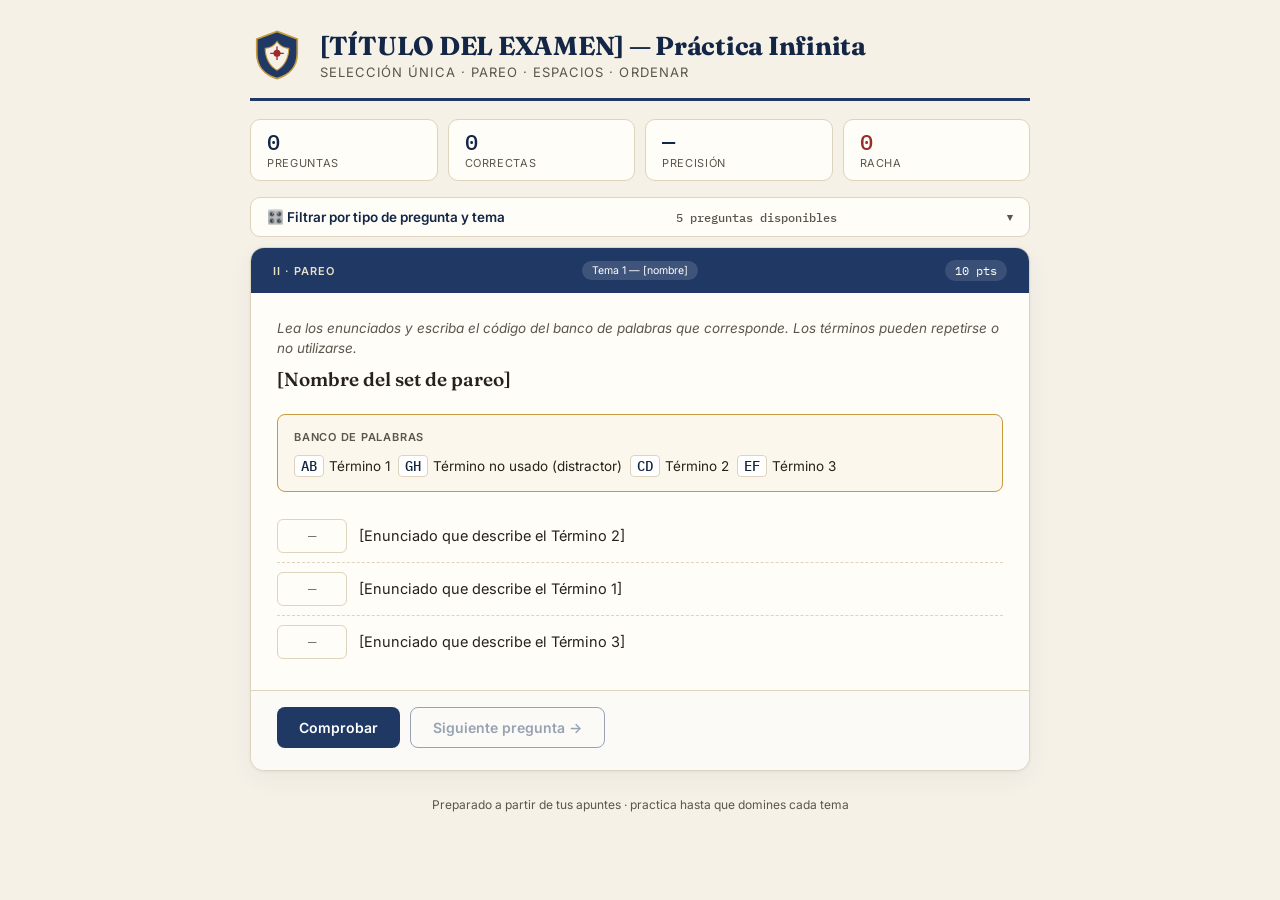
<file: exam-prep-kit/assets/exam_template.html>
<!DOCTYPE html>
<html lang="es">
<head>
<meta charset="UTF-8">
<meta name="viewport" content="width=device-width, initial-scale=1.0">
<title>[TÍTULO DEL EXAMEN] — Práctica Infinita</title>
<!--
  PLANTILLA — assets/exam_template.html (exam-prep-kit skill)

  Cómo usar esta plantilla:
  1. Copia este archivo, cambia el <title> y el texto del <h1>/.sub en <body>.
  2. Reemplaza TOPICS con los temas reales de la materia (uno por sección
     principal de la guía de estudio suele ser lo correcto).
  3. Reemplaza SELECCION, PAREO_SETS, FILLBLANK y ORDER_EXERCISES con
     contenido real basado en los apuntes del estudiante. Cada ítem debe
     tener un array `topics` cuyos ids existan en TOPICS.
  4. Si subieron un examen de muestra del profesor, ajusta la redacción de
     las instrucciones (`<span class="instr">`) para que coincida con su
     estilo exacto. Ver references/exam_format_patterns.md.
  5. No toques el motor (CSS + funciones renderX/checkX/engine al final)
     salvo que necesites un tipo de pregunta nuevo — en ese caso sigue el
     mismo patrón (bloque de datos + render + check + CSS) que los cuatro
     existentes.
  6. Valida con scripts/validate_question_bank.js antes de entregar.
-->
<link rel="preconnect" href="https://fonts.googleapis.com">
<link href="https://fonts.googleapis.com/css2?family=Fraunces:opsz,wght@9..144,500;9..144,600;9..144,700&family=Inter:wght@400;500;600;700&family=IBM+Plex+Mono:wght@500&display=swap" rel="stylesheet">
<style>
  :root{
    --cream:#F6F1E7;
    --paper:#FFFDF8;
    --navy:#1F3864;
    --navy-deep:#132646;
    --crimson:#9C2B2B;
    --crimson-soft:#F4DCDC;
    --gold:#C79A3E;
    --ink:#26221B;
    --ink-soft:#5B564C;
    --line:#DDD3BE;
    --good:#2E7D4F;
    --good-soft:#DCEFE2;
    --bad:#B23A3A;
    --bad-soft:#F7DEDE;
    --radius:10px;
  }
  /* NOTE: the --navy/--crimson/--gold palette below is just a starting
     point (worked well for a Panama secondary-school biology context).
     Feel free to pick different CSS variable values to match the subject
     or the school's colors — everything below references these variables,
     so a palette swap is a one-block edit. */
  *{box-sizing:border-box;}
  body{
    margin:0;
    background:var(--cream);
    color:var(--ink);
    font-family:'Inter',sans-serif;
    -webkit-font-smoothing:antialiased;
  }
  .wrap{ max-width:820px; margin:0 auto; padding:28px 20px 80px; }

  .masthead{
    display:flex; align-items:center; gap:16px;
    border-bottom:3px solid var(--navy);
    padding-bottom:16px; margin-bottom:18px;
  }
  .seal{ width:54px;height:54px;flex:0 0 auto; }
  .masthead h1{
    font-family:'Fraunces',serif; font-weight:700; font-size:26px;
    color:var(--navy-deep); margin:0 0 2px 0; letter-spacing:-0.01em;
  }
  .masthead .sub{
    font-size:13px; color:var(--ink-soft); text-transform:uppercase; letter-spacing:.08em;
  }

  .board{ display:flex; gap:10px; margin-bottom:16px; flex-wrap:wrap; }
  .stat{
    background:var(--paper); border:1px solid var(--line); border-radius:var(--radius);
    padding:10px 16px; flex:1; min-width:110px;
  }
  .stat .n{ font-family:'IBM Plex Mono',monospace; font-size:22px; font-weight:500; color:var(--navy-deep); line-height:1.1; }
  .stat .l{ font-size:11px; color:var(--ink-soft); text-transform:uppercase; letter-spacing:.06em; margin-top:2px; }
  .stat.streak .n{ color:var(--crimson); }

  .filter-toggle{
    display:flex; align-items:center; justify-content:space-between;
    background:var(--paper); border:1px solid var(--line); border-radius:var(--radius);
    padding:11px 16px; margin-bottom:10px; cursor:pointer; font-size:13.5px; font-weight:600; color:var(--navy-deep);
  }
  .filter-toggle .count{ font-family:'IBM Plex Mono',monospace; font-weight:500; font-size:12px; color:var(--ink-soft); }
  .filter-toggle .arrow{ transition:transform .2s; font-size:11px; color:var(--ink-soft); }
  .filter-toggle.open .arrow{ transform:rotate(180deg); }
  .filter-panel{
    display:none; background:var(--paper); border:1px solid var(--line); border-radius:var(--radius);
    padding:16px 18px 6px; margin-bottom:16px;
  }
  .filter-panel.open{ display:block; }
  .filter-group-title{ font-size:11px; text-transform:uppercase; letter-spacing:.07em; font-weight:700; color:var(--ink-soft); margin-bottom:8px; }
  .chip-row{ display:flex; flex-wrap:wrap; gap:7px; margin-bottom:16px; }
  .chip{
    font-size:12.5px; font-weight:600; padding:6px 13px; border-radius:20px;
    border:1.5px solid var(--line); background:var(--paper); color:var(--ink-soft);
    cursor:pointer; user-select:none; transition:all .12s;
  }
  .chip:hover{ border-color:var(--navy); }
  .chip.active{ background:var(--navy); border-color:var(--navy); color:#fff; }
  .chip.active.topic{ background:var(--crimson); border-color:var(--crimson); }
  .filter-actions{ display:flex; gap:8px; padding-bottom:14px; }
  .filter-actions button{ font-size:12px; padding:6px 14px; }
  .filter-empty-msg{ font-size:12.5px; color:var(--bad); font-style:italic; margin-bottom:8px; display:none; }
  .filter-empty-msg.show{ display:block; }

  .card{
    background:var(--paper); border:1px solid var(--line); border-radius:14px;
    box-shadow:0 1px 3px rgba(31,56,100,0.06), 0 8px 24px rgba(31,56,100,0.05); overflow:hidden;
  }
  .card-head{
    background:var(--navy); color:#fff; padding:12px 22px;
    display:flex; align-items:center; justify-content:space-between; gap:10px; flex-wrap:wrap;
  }
  .card-head .tag{ font-size:11px; text-transform:uppercase; letter-spacing:.09em; font-weight:600; color:#EADFC6; }
  .card-head .topic-badge{ font-size:10.5px; background:rgba(255,255,255,0.14); padding:3px 10px; border-radius:20px; color:#fff; }
  .card-head .pts{ font-family:'IBM Plex Mono',monospace; font-size:12px; background:rgba(255,255,255,0.12); padding:3px 10px; border-radius:20px; }
  .card-body{ padding:26px 26px 22px; }
  .prompt{ font-family:'Fraunces',serif; font-size:19px; font-weight:600; color:var(--ink); line-height:1.45; margin-bottom:20px; }
  .prompt .instr{ display:block; font-family:'Inter',sans-serif; font-weight:400; font-style:italic; font-size:13.5px; color:var(--ink-soft); margin-bottom:8px; }

  .opt{
    display:flex; align-items:flex-start; gap:12px; border:1.5px solid var(--line); border-radius:8px;
    padding:12px 14px; margin-bottom:10px; cursor:pointer; transition:border-color .15s, background .15s; background:var(--paper);
  }
  .opt:hover{border-color:var(--navy);}
  .opt .letter{
    font-family:'IBM Plex Mono',monospace; font-weight:500; font-size:14px; width:22px;height:22px; border-radius:50%;
    border:1.5px solid var(--navy); color:var(--navy); display:flex;align-items:center;justify-content:center; flex:0 0 auto;
  }
  .opt.selected{border-color:var(--navy); background:#EEF2FA;}
  .opt.selected .letter{background:var(--navy); color:#fff;}
  .opt.correct{border-color:var(--good); background:var(--good-soft);}
  .opt.correct .letter{background:var(--good); border-color:var(--good); color:#fff;}
  .opt.incorrect{border-color:var(--bad); background:var(--bad-soft);}
  .opt.incorrect .letter{background:var(--bad); border-color:var(--bad); color:#fff;}
  .opt-text{font-size:15px; padding-top:1px;}

  .bank{
    background:#FBF7EC; border:1px solid var(--gold); border-radius:8px; padding:12px 16px;
    margin-bottom:18px; font-size:13.5px; line-height:1.9;
  }
  .bank .bank-title{ font-size:11px; text-transform:uppercase; letter-spacing:.07em; color:var(--ink-soft); margin-bottom:6px; font-weight:600; }
  .bank code{
    font-family:'IBM Plex Mono',monospace; font-weight:500; background:#fff; border:1px solid var(--line);
    border-radius:4px; padding:1px 6px; margin-right:5px; color:var(--navy-deep);
  }
  .pareo-row{ display:flex; align-items:center; gap:12px; padding:9px 0; border-bottom:1px dashed var(--line); }
  .pareo-row:last-child{border-bottom:none;}
  .pareo-input{
    width:70px; flex:0 0 auto; text-align:center; text-transform:uppercase; font-family:'IBM Plex Mono',monospace;
    font-size:14px; padding:7px 4px; border:1.5px solid var(--line); border-radius:6px; background:var(--paper);
  }
  .pareo-input:focus{outline:none; border-color:var(--navy);}
  .pareo-input.correct{border-color:var(--good); background:var(--good-soft); color:var(--good);}
  .pareo-input.incorrect{border-color:var(--bad); background:var(--bad-soft); color:var(--bad);}
  .pareo-desc{font-size:14.5px; line-height:1.4;}
  .pareo-answer-hint{font-size:12px; color:var(--good); margin-left:4px; font-family:'IBM Plex Mono',monospace;}

  .fill-sentence{ font-size:16.5px; line-height:2.1; }
  .fill-input{
    display:inline-block; min-width:150px; border:none; border-bottom:2px solid var(--navy); background:transparent;
    font-family:'Inter',sans-serif; font-size:16px; font-weight:600; color:var(--navy-deep); padding:2px 4px; text-align:center;
  }
  .fill-input:focus{outline:none; border-color:var(--crimson);}
  .fill-input.correct{border-color:var(--good); color:var(--good); background:var(--good-soft);}
  .fill-input.incorrect{border-color:var(--bad); color:var(--bad); background:var(--bad-soft);}

  .order-item{
    display:flex; align-items:center; gap:12px; border:1.5px solid var(--line); border-radius:8px;
    padding:10px 14px; margin-bottom:8px; background:var(--paper);
  }
  .order-num{
    width:48px; flex:0 0 auto; text-align:center; font-family:'IBM Plex Mono',monospace; font-size:14px;
    padding:6px 2px; border:1.5px solid var(--line); border-radius:6px;
  }
  .order-num:focus{outline:none; border-color:var(--navy);}
  .order-num.correct{border-color:var(--good); background:var(--good-soft); color:var(--good);}
  .order-num.incorrect{border-color:var(--bad); background:var(--bad-soft); color:var(--bad);}
  .order-text{font-size:14.5px;}

  .feedback{ margin-top:18px; padding:14px 16px; border-radius:8px; font-size:14px; line-height:1.55; display:none; }
  .feedback.show{display:block;}
  .feedback.ok{background:var(--good-soft); border:1px solid var(--good); color:#1E5C39;}
  .feedback.bad{background:var(--bad-soft); border:1px solid var(--bad); color:#7E2727;}
  .feedback b{color:inherit;}

  .controls{ display:flex; gap:10px; padding:16px 26px 22px; background:#FBFAF6; border-top:1px solid var(--line); }
  button{
    font-family:'Inter',sans-serif; font-weight:600; font-size:14px; padding:11px 22px; border-radius:8px;
    border:none; cursor:pointer; transition:transform .08s, opacity .15s;
  }
  button:active{transform:scale(0.97);}
  .btn-primary{ background:var(--navy); color:#fff; }
  .btn-primary:hover{background:var(--navy-deep);}
  .btn-secondary{ background:transparent; color:var(--navy); border:1.5px solid var(--navy); }
  .btn-secondary:hover{background:#EEF2FA;}
  button:disabled{opacity:0.45; cursor:not-allowed;}

  .empty-state{ padding:40px 26px; text-align:center; color:var(--ink-soft); font-size:14.5px; }
  footer{ text-align:center; font-size:12px; color:var(--ink-soft); margin-top:26px; }

  @media (max-width:480px){
    .masthead h1{font-size:21px;}
    .card-body{padding:20px 18px 18px;}
    .controls{padding:14px 18px 18px; flex-wrap:wrap;}
    button{flex:1;}
  }
</style>
</head>
<body>
<div class="wrap">

  <div class="masthead">
    <svg class="seal" viewBox="0 0 64 64" fill="none" xmlns="http://www.w3.org/2000/svg">
      <path d="M32 4 L56 13 V30 C56 46 46 56 32 60 C18 56 8 46 8 30 V13 Z" fill="#1F3864" stroke="#C79A3E" stroke-width="2"/>
      <path d="M32 16 C36 22 42 24 46 24 C46 36 40 46 32 50 C24 46 18 36 18 24 C22 24 28 22 32 16Z" fill="#F6F1E7" stroke="#C79A3E" stroke-width="1.3"/>
      <circle cx="32" cy="30" r="4.2" fill="#9C2B2B"/>
      <path d="M32 22 V38 M24 30 H40" stroke="#9C2B2B" stroke-width="1.6"/>
    </svg>
    <div>
      <h1>[TÍTULO DEL EXAMEN] — Práctica Infinita</h1>
      <div class="sub">Selección única · Pareo · Espacios · Ordenar</div>
    </div>
  </div>

  <div class="board">
    <div class="stat"><div class="n" id="statTotal">0</div><div class="l">Preguntas</div></div>
    <div class="stat"><div class="n" id="statCorrect">0</div><div class="l">Correctas</div></div>
    <div class="stat"><div class="n" id="statPct">—</div><div class="l">Precisión</div></div>
    <div class="stat streak"><div class="n" id="statStreak">0</div><div class="l">Racha</div></div>
  </div>

  <div class="filter-toggle" id="filterToggle">
    <span>🎛️ Filtrar por tipo de pregunta y tema</span>
    <span class="count" id="filterCount"></span>
    <span class="arrow">▾</span>
  </div>
  <div class="filter-panel" id="filterPanel">
    <div class="filter-group-title">Tipo de pregunta</div>
    <div class="chip-row" id="typeChips"></div>
    <div class="filter-group-title">Tema</div>
    <div class="chip-row" id="topicChips"></div>
    <div class="filter-empty-msg" id="filterEmptyMsg">No hay preguntas disponibles con esta combinación de filtros. Prueba activando más opciones.</div>
    <div class="filter-actions">
      <button class="btn-secondary" id="btnSelectAll">Seleccionar todo</button>
      <button class="btn-secondary" id="btnClearAll">Limpiar</button>
    </div>
  </div>

  <div class="card">
    <div class="card-head">
      <span class="tag" id="cardTag">Cargando…</span>
      <span class="topic-badge" id="cardTopic"></span>
      <span class="pts" id="cardPts"></span>
    </div>
    <div class="card-body" id="cardBody"></div>
    <div class="controls" id="controls">
      <button class="btn-primary" id="btnCheck">Comprobar</button>
      <button class="btn-secondary" id="btnNext" disabled>Siguiente pregunta →</button>
    </div>
  </div>

  <footer>Preparado a partir de tus apuntes · practica hasta que domines cada tema</footer>
</div>

<script>
/* =============================================================
   BANCO DE DATOS — reemplaza todo este bloque con el contenido
   real de la materia. Deja intacto el motor más abajo
   (a partir de "TYPE_META").
   ============================================================= */

/* Un id de tema por sección principal de la guía de estudio.
   Usa ids cortos en minúsculas sin espacios. */
const TOPICS = [
  {id:"tema1", label:"Tema 1 — [nombre]"},
  {id:"tema2", label:"Tema 2 — [nombre]"},
];

/* Selección única: 3-4 opciones, `a` = índice (0-based) de la correcta. */
const SELECCION = [
  {q:"[Pregunta de ejemplo — reemplazar]", opts:["Opción A","Opción B","Opción C","Opción D"], a:0, topics:["tema1"]},
  {q:"[Otra pregunta de ejemplo]", opts:["Opción A","Opción B","Opción C"], a:2, topics:["tema2"]},
];

/* Pareo: banco de códigos (2 letras sugerido) + lista de enunciados.
   Incluye 1-3 códigos del banco que NO se usan (distractores), como en
   los exámenes reales. */
const PAREO_SETS = [
  {
    titulo:"[Nombre del set de pareo]",
    topics:["tema1"],
    banco:[
      {code:"AB",term:"Término 1"},{code:"CD",term:"Término 2"},
      {code:"EF",term:"Término 3"},{code:"GH",term:"Término no usado (distractor)"}
    ],
    items:[
      {desc:"[Enunciado que describe el Término 1]", code:"AB"},
      {desc:"[Enunciado que describe el Término 2]", code:"CD"},
      {desc:"[Enunciado que describe el Término 3]", code:"EF"},
    ]
  },
];

/* Llenar espacios: usa exactamente "___" como marcador del hueco.
   `ans` es un array de respuestas aceptadas (el checker ignora
   mayúsculas/acentos/espacios extra, pero no sinónimos no listados). */
const FILLBLANK = [
  {sent:"[Frase con un ___ para completar.]", ans:["respuesta"], topics:["tema1"]},
];

/* Ordenar: `correct` en el orden correcto, `distractors` son pasos que
   NO pertenecen a la secuencia (se muestran mezclados igual). */
const ORDER_EXERCISES = [
  {
    titulo:"[Nombre de la secuencia]",
    nota:"Ordena del 1 al N los pasos correctos. Hay opciones que no se usan.",
    topics:["tema2"],
    correct:["[Paso 1]","[Paso 2]","[Paso 3]"],
    distractors:["[Paso que no pertenece a esta secuencia]"]
  },
];

/* =============================================================
   MOTOR — no modificar salvo para añadir un tipo de pregunta nuevo.
   ============================================================= */

const TYPE_META = {
  seleccion:{label:"Selección única", tag:"I · Selección única", pts:"5 pts"},
  pareo:{label:"Pareo", tag:"II · Pareo", pts:"10 pts"},
  fill:{label:"Espacios", tag:"III · Complete los espacios", pts:"5 pts"},
  order:{label:"Ordenar", tag:"IV · Ordenar", pts:"10 pts"},
};
const TYPES = Object.keys(TYPE_META);

let filters = {
  types: new Set(TYPES),
  topics: new Set(TOPICS.map(t=>t.id)),
};

function poolFor(type){
  if(type==="seleccion") return SELECCION;
  if(type==="pareo") return PAREO_SETS;
  if(type==="fill") return FILLBLANK;
  if(type==="order") return ORDER_EXERCISES;
}

function itemMatchesTopics(item){
  return item.topics.some(t=>filters.topics.has(t));
}

function filteredIndices(type){
  const pool = poolFor(type);
  const out = [];
  pool.forEach((item,i)=>{ if(itemMatchesTopics(item)) out.push(i); });
  return out;
}

function availableTypes(){
  return TYPES.filter(t=>filters.types.has(t) && filteredIndices(t).length>0);
}

function buildFilterChips(){
  const typeBox = document.getElementById("typeChips");
  typeBox.innerHTML = "";
  TYPES.forEach(t=>{
    const chip = document.createElement("div");
    chip.className = "chip" + (filters.types.has(t)?" active":"");
    chip.textContent = TYPE_META[t].label;
    chip.onclick = ()=>{
      if(filters.types.has(t)) filters.types.delete(t); else filters.types.add(t);
      onFiltersChanged();
    };
    chip.dataset.type = t;
    typeBox.appendChild(chip);
  });

  const topicBox = document.getElementById("topicChips");
  topicBox.innerHTML = "";
  TOPICS.forEach(tp=>{
    const chip = document.createElement("div");
    chip.className = "chip topic" + (filters.topics.has(tp.id)?" active":"");
    chip.textContent = tp.label;
    chip.onclick = ()=>{
      if(filters.topics.has(tp.id)) filters.topics.delete(tp.id); else filters.topics.add(tp.id);
      onFiltersChanged();
    };
    chip.dataset.topic = tp.id;
    topicBox.appendChild(chip);
  });
}

function refreshChipStates(){
  document.querySelectorAll("#typeChips .chip").forEach(c=>{
    c.classList.toggle("active", filters.types.has(c.dataset.type));
  });
  document.querySelectorAll("#topicChips .chip").forEach(c=>{
    c.classList.toggle("active", filters.topics.has(c.dataset.topic));
  });
}

function updateFilterCount(){
  const n = availableTypes().reduce((sum,t)=>sum+filteredIndices(t).length,0);
  document.getElementById("filterCount").textContent = n + (n===1?" pregunta disponible":" preguntas disponibles");
}

function onFiltersChanged(){
  refreshChipStates();
  updateFilterCount();
  queues = {};
  renderQuestion();
}

document.getElementById("filterToggle").addEventListener("click", ()=>{
  document.getElementById("filterToggle").classList.toggle("open");
  document.getElementById("filterPanel").classList.toggle("open");
});
document.getElementById("btnSelectAll").addEventListener("click", ()=>{
  filters.types = new Set(TYPES);
  filters.topics = new Set(TOPICS.map(t=>t.id));
  onFiltersChanged();
});
document.getElementById("btnClearAll").addEventListener("click", ()=>{
  filters.types = new Set();
  filters.topics = new Set();
  onFiltersChanged();
});

let queues = {};
let stats = {total:0, correct:0, streak:0};
let current = null;

function shuffle(arr){
  const a = arr.slice();
  for(let i=a.length-1;i>0;i--){
    const j = Math.floor(Math.random()*(i+1));
    [a[i],a[j]]=[a[j],a[i]];
  }
  return a;
}

function nextIndex(type){
  if(!queues[type] || queues[type].length===0){
    queues[type] = shuffle(filteredIndices(type));
  }
  return queues[type].pop();
}

function normalize(s){
  return s.toLowerCase().trim()
    .normalize("NFD").replace(/[\u0300-\u036f]/g,"")
    .replace(/\s+/g," ");
}

function pickType(){
  const avail = availableTypes();
  if(avail.length===0) return null;
  return avail[Math.floor(Math.random()*avail.length)];
}

function topicLabel(id){
  const t = TOPICS.find(t=>t.id===id);
  return t ? t.label : id;
}

function renderQuestion(){
  const emptyMsg = document.getElementById("filterEmptyMsg");
  const type = pickType();

  if(type===null){
    emptyMsg.classList.add("show");
    document.getElementById("cardTag").textContent = "Sin resultados";
    document.getElementById("cardTopic").textContent = "";
    document.getElementById("cardPts").textContent = "";
    document.getElementById("cardBody").innerHTML = `<div class="empty-state">No hay preguntas disponibles con los filtros actuales.<br>Activa más tipos o temas para continuar practicando.</div>`;
    document.getElementById("controls").style.display = "none";
    current = null;
    return;
  }
  emptyMsg.classList.remove("show");
  document.getElementById("controls").style.display = "flex";

  const idx = nextIndex(type);
  current = {type, idx, checked:false};
  const data = poolFor(type)[idx];

  document.getElementById("cardTag").textContent = TYPE_META[type].tag;
  document.getElementById("cardPts").textContent = TYPE_META[type].pts;
  document.getElementById("cardTopic").textContent = data.topics.map(topicLabel).join(" · ");
  document.getElementById("btnCheck").disabled = false;
  document.getElementById("btnCheck").textContent = "Comprobar";
  document.getElementById("btnNext").disabled = true;

  const body = document.getElementById("cardBody");
  body.innerHTML = "";

  if(type==="seleccion") renderSeleccion(body, data);
  if(type==="pareo") renderPareo(body, data);
  if(type==="fill") renderFill(body, data);
  if(type==="order") renderOrder(body, data);
}

function addFeedback(container){
  const fb = document.createElement("div");
  fb.className = "feedback";
  fb.id = "feedback";
  container.appendChild(fb);
  return fb;
}

function renderSeleccion(body, item){
  const p = document.createElement("div");
  p.className = "prompt";
  p.innerHTML = `<span class="instr">Lea el enunciado y seleccione la respuesta correcta.</span>${item.q}`;
  body.appendChild(p);

  const letters = ["A","B","C","D"];
  const order = shuffle(item.opts.map((_,i)=>i));
  const optionsBox = document.createElement("div");
  optionsBox.id = "optionsBox";
  order.forEach((origIdx, pos)=>{
    const div = document.createElement("div");
    div.className = "opt";
    div.dataset.orig = origIdx;
    div.innerHTML = `<span class="letter">${letters[pos]}</span><span class="opt-text">${item.opts[origIdx]}</span>`;
    div.onclick = ()=>{
      if(current.checked) return;
      [...optionsBox.children].forEach(c=>c.classList.remove("selected"));
      div.classList.add("selected");
    };
    optionsBox.appendChild(div);
  });
  body.appendChild(optionsBox);
  addFeedback(body);
}

function checkSeleccion(){
  const item = SELECCION[current.idx];
  const optionsBox = document.getElementById("optionsBox");
  const selected = [...optionsBox.children].find(c=>c.classList.contains("selected"));
  const fb = document.getElementById("feedback");
  if(!selected){
    fb.className = "feedback bad show";
    fb.innerHTML = "Selecciona una opción antes de comprobar.";
    return null;
  }
  const correctDiv = [...optionsBox.children].find(c=>parseInt(c.dataset.orig)===item.a);
  const isCorrect = parseInt(selected.dataset.orig)===item.a;
  correctDiv.classList.add("correct");
  if(!isCorrect) selected.classList.add("incorrect");
  [...optionsBox.children].forEach(c=>c.onclick=null);
  fb.className = "feedback " + (isCorrect?"ok":"bad") + " show";
  fb.innerHTML = isCorrect ? "<b>¡Correcto!</b>" : `<b>Incorrecto.</b> La respuesta correcta es: ${item.opts[item.a]}`;
  return isCorrect;
}

function renderPareo(body, set){
  const p = document.createElement("div");
  p.className = "prompt";
  p.innerHTML = `<span class="instr">Lea los enunciados y escriba el código del banco de palabras que corresponde. Los términos pueden repetirse o no utilizarse.</span>${set.titulo}`;
  body.appendChild(p);

  const bank = document.createElement("div");
  bank.className = "bank";
  const bankShuffled = shuffle(set.banco);
  bank.innerHTML = `<div class="bank-title">Banco de palabras</div>` +
    bankShuffled.map(b=>`<code>${b.code}</code>${b.term}`).join("&nbsp;&nbsp;");
  body.appendChild(bank);

  const rowsBox = document.createElement("div");
  rowsBox.id = "pareoRows";
  const itemsShuffled = shuffle(set.items);
  itemsShuffled.forEach((it)=>{
    const row = document.createElement("div");
    row.className = "pareo-row";
    row.dataset.code = it.code;
    row.innerHTML = `<input class="pareo-input" maxlength="4" placeholder="—">
      <span class="pareo-desc">${it.desc}</span>`;
    rowsBox.appendChild(row);
  });
  body.appendChild(rowsBox);
  addFeedback(body);
}

function checkPareo(){
  const rows = [...document.querySelectorAll("#pareoRows .pareo-row")];
  let correctCount = 0;
  rows.forEach(row=>{
    const input = row.querySelector(".pareo-input");
    const given = normalize(input.value).toUpperCase().replace(/\s+/g,"");
    const correctCode = row.dataset.code.toUpperCase();
    if(given === correctCode){
      input.classList.add("correct");
      correctCount++;
    } else {
      input.classList.add("incorrect");
      const hint = document.createElement("span");
      hint.className = "pareo-answer-hint";
      hint.textContent = `(correcto: ${correctCode})`;
      row.appendChild(hint);
    }
    input.disabled = true;
  });
  const fb = document.getElementById("feedback");
  const allCorrect = correctCount === rows.length;
  fb.className = "feedback " + (allCorrect?"ok":"bad") + " show";
  fb.innerHTML = `<b>${correctCount} de ${rows.length} correctas.</b>`;
  return allCorrect;
}

function renderFill(body, item){
  const p = document.createElement("div");
  p.className = "prompt";
  p.innerHTML = `<span class="instr">Complete el espacio con la respuesta correcta.</span>`;
  body.appendChild(p);

  const sentBox = document.createElement("div");
  sentBox.className = "fill-sentence";
  sentBox.innerHTML = item.sent.replace("___", `<input type="text" class="fill-input" id="fillInput" autocomplete="off">`);
  body.appendChild(sentBox);
  addFeedback(body);
}

function checkFill(){
  const item = FILLBLANK[current.idx];
  const input = document.getElementById("fillInput");
  const given = normalize(input.value);
  const isCorrect = item.ans.some(a=>normalize(a)===given) && given.length>0;
  input.classList.add(isCorrect?"correct":"incorrect");
  input.disabled = true;
  const fb = document.getElementById("feedback");
  fb.className = "feedback " + (isCorrect?"ok":"bad") + " show";
  fb.innerHTML = isCorrect ? "<b>¡Correcto!</b>" : `<b>Incorrecto.</b> Respuesta esperada: ${item.ans[0]}`;
  return isCorrect;
}

function renderOrder(body, ex){
  const p = document.createElement("div");
  p.className = "prompt";
  p.innerHTML = `<span class="instr">${ex.nota}</span>${ex.titulo}`;
  body.appendChild(p);

  const all = shuffle(ex.correct.map((t,i)=>({text:t, correctPos:i+1})).concat(
    ex.distractors.map(t=>({text:t, correctPos:null}))
  ));

  const box = document.createElement("div");
  box.id = "orderBox";
  all.forEach(item=>{
    const row = document.createElement("div");
    row.className = "order-item";
    row.dataset.correct = item.correctPos===null ? "" : item.correctPos;
    row.innerHTML = `<input type="text" class="order-num" maxlength="2" placeholder="#">
      <span class="order-text">${item.text}</span>`;
    box.appendChild(row);
  });
  body.appendChild(box);
  addFeedback(body);
}

function checkOrder(){
  const rows = [...document.querySelectorAll("#orderBox .order-item")];
  let correctCount = 0;
  rows.forEach(row=>{
    const input = row.querySelector(".order-num");
    const given = input.value.trim();
    const correct = row.dataset.correct;
    const isRight = (correct==="" && given==="") || (given===correct);
    input.classList.add(isRight?"correct":"incorrect");
    if(!isRight){
      const hint = document.createElement("span");
      hint.className = "pareo-answer-hint";
      hint.textContent = correct==="" ? "(no se usa)" : `(correcto: ${correct})`;
      row.appendChild(hint);
    }
    if(isRight) correctCount++;
    input.disabled = true;
  });
  const fb = document.getElementById("feedback");
  const allCorrect = correctCount === rows.length;
  fb.className = "feedback " + (allCorrect?"ok":"bad") + " show";
  fb.innerHTML = `<b>${correctCount} de ${rows.length} correctas.</b>`;
  return allCorrect;
}

function updateStats(isCorrect){
  stats.total++;
  if(isCorrect){ stats.correct++; stats.streak++; }
  else { stats.streak = 0; }
  document.getElementById("statTotal").textContent = stats.total;
  document.getElementById("statCorrect").textContent = stats.correct;
  document.getElementById("statStreak").textContent = stats.streak;
  document.getElementById("statPct").textContent = stats.total? Math.round(100*stats.correct/stats.total)+"%" : "—";
}

document.getElementById("btnCheck").addEventListener("click", ()=>{
  if(!current || current.checked) return;
  let isCorrect = null;
  if(current.type==="seleccion") isCorrect = checkSeleccion();
  else if(current.type==="pareo") isCorrect = checkPareo();
  else if(current.type==="fill") isCorrect = checkFill();
  else if(current.type==="order") isCorrect = checkOrder();

  if(isCorrect===null) return;

  current.checked = true;
  updateStats(isCorrect);
  document.getElementById("btnCheck").disabled = true;
  document.getElementById("btnNext").disabled = false;
});

document.getElementById("btnNext").addEventListener("click", renderQuestion);

buildFilterChips();
updateFilterCount();
renderQuestion();
</script>
</body>
</html>
</file>
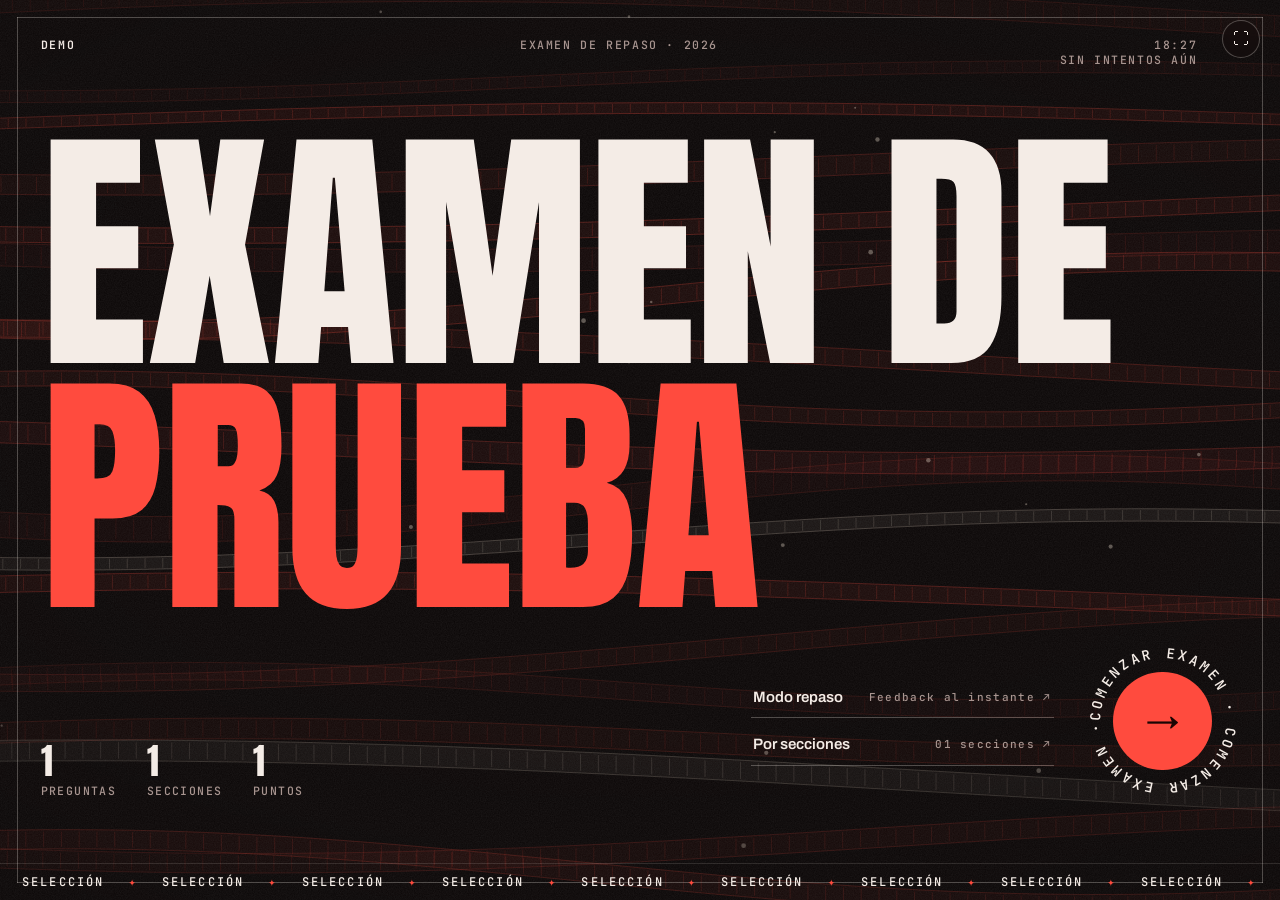
<file: examen-cinematico/assets/template.html>
<!doctype html>
<html lang="es">
<head>
<meta charset="utf-8">
<meta name="viewport" content="width=device-width,initial-scale=1,viewport-fit=cover">
<title>Examen</title>
<link rel="preconnect" href="https://fonts.googleapis.com">
<link rel="preconnect" href="https://fonts.gstatic.com" crossorigin>
<link id="fontlink" rel="stylesheet" href="">
<style>
:root{
  --bg:#0b0707;--bg2:#160e0e;--ink:#f4ece6;--muted:#a89590;--accent:#ff4b3e;--accent2:#f2e3d0;--accent-ink:#1a0503;--good:#7cf2a8;--bad:#ff6b9a;
  --fd:"Anton",Impact,sans-serif;--fb:"Archivo",system-ui,sans-serif;--fm:"JetBrains Mono",ui-monospace,monospace;
  --fd-w:400;--fd-case:uppercase;--fd-track:-.01em;--fd-style:normal;
  --line:color-mix(in srgb,var(--ink) 13%,transparent);
  --line-strong:color-mix(in srgb,var(--ink) 28%,transparent);
  --glass:color-mix(in srgb,var(--bg2) 62%,transparent);
  --ease:cubic-bezier(.7,0,.2,1);--out:cubic-bezier(.16,1,.3,1);
}
*{box-sizing:border-box;margin:0;padding:0}
html{scroll-behavior:smooth;-webkit-text-size-adjust:100%}
body{background:var(--bg);color:var(--ink);font-family:var(--fb);font-size:16px;line-height:1.5;-webkit-font-smoothing:antialiased;overflow-x:hidden;min-height:100svh}
button,input,textarea{font:inherit;color:inherit}
button{background:none;border:0;cursor:pointer;text-align:inherit}
button:disabled{cursor:default}
:focus-visible{outline:2px solid var(--accent);outline-offset:3px}
::selection{background:var(--accent);color:var(--accent-ink)}
.mono{font-family:var(--fm)}

/* ---------- atmósfera ---------- */
#bg{position:fixed;inset:0;z-index:0;pointer-events:none;transition:opacity 1s var(--out)}
body.in-app #bg{opacity:var(--bg-dim,.5)}
#bgvideo{position:absolute;inset:0;width:100%;height:100%;object-fit:cover;display:none;opacity:var(--video-op,.35);mix-blend-mode:var(--video-blend,screen);filter:var(--video-filter,saturate(.8))}
#fx{position:absolute;inset:0;width:100%;height:100%}
.vignette{position:absolute;inset:0;background:radial-gradient(130% 95% at 50% 45%,transparent 35%,color-mix(in srgb,var(--bg) 92%,transparent) 100%)}
.grain{position:absolute;inset:-60%;opacity:.075;background-image:url("data:image/svg+xml,%3Csvg xmlns='http://www.w3.org/2000/svg' width='220' height='220'%3E%3Cfilter id='n'%3E%3CfeTurbulence type='fractalNoise' baseFrequency='.85' numOctaves='3' stitchTiles='stitch'/%3E%3CfeColorMatrix values='0 0 0 0 1 0 0 0 0 1 0 0 0 0 1 0 0 0 .9 0'/%3E%3C/filter%3E%3Crect width='100%25' height='100%25' filter='url(%23n)'/%3E%3C/svg%3E");animation:grain 1.2s steps(6) infinite}
body.light .grain{opacity:.16;mix-blend-mode:multiply;filter:invert(1)}
@keyframes grain{0%{transform:translate(0,0)}17%{transform:translate(-4%,3%)}33%{transform:translate(3%,-5%)}50%{transform:translate(-6%,-2%)}67%{transform:translate(5%,4%)}83%{transform:translate(-2%,6%)}100%{transform:translate(0,0)}}
#fsBtn{position:fixed;top:clamp(10px,2vw,20px);right:clamp(10px,2vw,20px);z-index:65;width:38px;height:38px;display:grid;place-items:center;border:1px solid var(--line-strong);background:var(--glass);backdrop-filter:blur(8px);-webkit-backdrop-filter:blur(8px);color:var(--ink);font-size:16px;line-height:1;border-radius:50%;transition:border-color .3s,color .3s,transform .3s var(--out)}
#fsBtn:hover{border-color:var(--accent);color:var(--accent);transform:scale(1.08)}
body.in-app .topbar{padding-right:calc(clamp(12px,2.4vw,30px) + 46px)}
@media (max-width:720px){
  #fsBtn{width:30px;height:30px;font-size:13px;top:10px;right:8px}
  body.in-app .topbar{padding-right:44px}
  body.in-app .tb-r{gap:8px;min-width:0}
}
#cursor{position:fixed;left:0;top:0;width:34px;height:34px;margin:-17px 0 0 -17px;border:1px solid var(--accent);border-radius:50%;z-index:90;pointer-events:none;opacity:0;transition:width .35s var(--out),height .35s var(--out),margin .35s var(--out),background .35s,opacity .3s}
#cursor.hot{width:64px;height:64px;margin:-32px 0 0 -32px;background:color-mix(in srgb,var(--accent) 18%,transparent)}
@media (pointer:fine){body.cursor-on.cursor-moved #cursor{opacity:1}}

.screen{position:relative;z-index:2;display:none}
.screen.active{display:block}

/* ---------- wipe ---------- */
#wipe{position:fixed;inset:0;z-index:80;background:var(--accent);color:var(--accent-ink);display:none;place-items:center;clip-path:inset(100% 0 0 0);overflow:hidden}
#wipe b{font:var(--fd-style) var(--fd-w) clamp(90px,30vw,420px)/.8 var(--fd);text-transform:var(--fd-case);letter-spacing:var(--fd-track)}
#wipe small{position:absolute;left:clamp(16px,3vw,40px);bottom:clamp(16px,3vw,36px);font:600 12px/1 var(--fm);letter-spacing:.2em;text-transform:uppercase}

/* ---------- INTRO ---------- */
#intro.active{display:flex;flex-direction:column;height:100svh;min-height:520px;overflow:hidden;padding:clamp(14px,2.4vw,34px)}
.frame{position:absolute;inset:clamp(8px,1.3vw,18px);pointer-events:none}
.frame i{position:absolute;background:var(--line-strong)}
.frame i:nth-child(1),.frame i:nth-child(2){left:0;right:0;height:1px;transform:scaleX(0)}
.frame i:nth-child(1){top:0;transform-origin:left}.frame i:nth-child(2){bottom:0;transform-origin:right}
.frame i:nth-child(3),.frame i:nth-child(4){top:0;bottom:0;width:1px;transform:scaleY(0)}
.frame i:nth-child(3){left:0;transform-origin:bottom}.frame i:nth-child(4){right:0;transform-origin:top}
.play .frame i{transform:none;transition:transform 1.4s var(--ease)}
.i-top{position:relative;display:grid;grid-template-columns:1fr auto 1fr;gap:12px;align-items:start;font:500 11.5px/1.35 var(--fm);letter-spacing:.14em;text-transform:uppercase;color:var(--muted);padding:6px 10px}
.i-top>*:nth-child(2){text-align:center}.i-top>*:nth-child(3){text-align:right}
.i-top b{color:var(--ink);font-weight:600}
.i-top{padding-right:52px}  /* hueco para el botón de pantalla completa */
.fade{opacity:0;transform:translateY(12px)}
.play .fade{opacity:1;transform:none;transition:opacity .9s var(--out) var(--d,0s),transform .9s var(--out) var(--d,0s)}
.i-main{position:relative;flex:1;display:flex;flex-direction:column;justify-content:center;padding:0 10px;min-height:0}
.i-title{font-family:var(--fd);font-weight:var(--fd-w);font-style:var(--fd-style);text-transform:var(--fd-case);letter-spacing:var(--fd-track);line-height:.88;font-size:120px;white-space:nowrap}
.i-title .ln{display:block;overflow:hidden;padding:.2em .06em .06em 0;margin:-.2em 0 -.04em}
.i-title .ln>span{display:inline-block;transform:translateY(112%) rotate(4deg);transform-origin:left bottom}
.play .i-title .ln>span{transform:none;transition:transform 1.25s var(--out) var(--d,0s)}
.i-title .ln.hl>span{color:var(--accent)}
.i-title .ln.ol>span{color:transparent;-webkit-text-stroke:max(1px,.012em) var(--ink)}
.i-sub{display:flex;gap:clamp(16px,3vw,48px);align-items:flex-end;justify-content:space-between;flex-wrap:wrap;margin-top:clamp(14px,3vh,34px)}
.i-lead{max-width:46ch;font-size:clamp(15px,1.25vw,18px);line-height:1.45;color:color-mix(in srgb,var(--ink) 82%,var(--muted))}
.i-stats{display:flex;gap:clamp(14px,2.4vw,34px);margin-top:14px;font:500 11.5px/1.2 var(--fm);letter-spacing:.12em;text-transform:uppercase;color:var(--muted)}
.i-stats b{display:block;font:var(--fd-style) var(--fd-w) clamp(26px,2.8vw,40px)/1 var(--fd);letter-spacing:0;color:var(--ink);margin-bottom:4px}
.i-cta{display:flex;align-items:center;gap:clamp(14px,2.5vw,36px)}
.i-links{display:flex;flex-direction:column;gap:6px}
.lnk{position:relative;display:flex;align-items:center;justify-content:space-between;gap:26px;padding:12px 2px;min-width:230px;font:600 15px/1.1 var(--fb);border-bottom:1px solid var(--line-strong)}
.lnk small{font:500 11px var(--fm);letter-spacing:.12em;color:var(--muted)}
.lnk::after{content:"";position:absolute;left:0;right:0;bottom:-1px;height:1px;background:var(--accent);transform:scaleX(0);transform-origin:right;transition:transform .5s var(--ease)}
.lnk:hover::after{transform:scaleX(1);transform-origin:left}
.lnk:hover small{color:var(--accent)}
.orb{position:relative;width:clamp(122px,12vw,168px);aspect-ratio:1;border-radius:50%;display:grid;place-items:center;flex:none;transform:scale(0) rotate(-90deg)}
.play .orb{transform:none;transition:transform 1.2s var(--out) var(--d,0s)}
.orb .core{position:absolute;inset:18%;border-radius:50%;background:var(--accent);color:var(--accent-ink);display:grid;place-items:center;font-size:clamp(26px,2.6vw,36px);transition:inset .5s var(--out),background .4s}
.orb:hover .core{inset:10%}
.orb .core span{display:inline-block;transition:transform .5s var(--out)}
.orb:hover .core span{transform:translateX(6px) rotate(-45deg)}
.orb svg{position:absolute;inset:0;width:100%;height:100%;animation:spin 16s linear infinite;overflow:visible}
.orb text{font:600 9px var(--fm);letter-spacing:.08em;fill:var(--ink);text-transform:uppercase}
@keyframes spin{to{transform:rotate(360deg)}}
.orb:before{content:"";position:absolute;inset:-6px;border-radius:50%;border:1px solid var(--accent);opacity:0;animation:ping 2.6s var(--out) infinite 2s}
@keyframes ping{0%{transform:scale(.7);opacity:.7}100%{transform:scale(1.25);opacity:0}}
.marquee{position:relative;margin:0 calc(-1 * clamp(14px,2.4vw,34px)) calc(-1 * clamp(14px,2.4vw,34px));padding:12px 0 calc(12px + env(safe-area-inset-bottom));border-top:1px solid var(--line);overflow:hidden;white-space:nowrap;font:500 12px/1 var(--fm);letter-spacing:.18em;text-transform:uppercase;color:var(--muted)}
.marquee .track{display:inline-flex;animation:marq 60s linear infinite}
.marquee span{padding:0 22px}.marquee span:nth-child(odd){color:var(--ink)}
.marquee em{font-style:normal;color:var(--accent);padding:0 2px}
@keyframes marq{to{transform:translateX(-50%)}}
.best{color:var(--accent)}

/* ---------- selector de secciones ---------- */
#picker{position:fixed;inset:0;z-index:70;display:none;background:color-mix(in srgb,var(--bg) 88%,transparent);backdrop-filter:blur(14px);-webkit-backdrop-filter:blur(14px);overflow:auto;padding:clamp(18px,4vw,60px)}
#picker.open{display:block}
.pk-head{display:flex;justify-content:space-between;align-items:center;margin-bottom:clamp(18px,4vh,40px);font:500 12px var(--fm);letter-spacing:.16em;text-transform:uppercase;color:var(--muted)}
.pk-close{font:600 12px var(--fm);letter-spacing:.16em;padding:10px 14px;border:1px solid var(--line-strong)}
.pk-close:hover{border-color:var(--accent);color:var(--accent)}
.pk-row{position:relative;display:grid;grid-template-columns:clamp(54px,9vw,130px) 1fr auto;align-items:center;gap:16px;width:100%;padding:clamp(14px,2.4vh,26px) 6px;border-top:1px solid var(--line);overflow:hidden;isolation:isolate;opacity:0;transform:translateY(30px)}
.pk-row:last-child{border-bottom:1px solid var(--line)}
.pk-group{font:600 12px var(--fm);letter-spacing:.18em;text-transform:uppercase;color:var(--accent);margin:clamp(22px,4vh,40px) 0 6px}
.pk-group:first-child{margin-top:0}
#picker.open .pk-row{opacity:1;transform:none;transition:opacity .7s var(--out) var(--d),transform .7s var(--out) var(--d),color .35s}
.pk-row::before{content:"";position:absolute;inset:0;background:var(--accent);transform:scaleY(0);transform-origin:bottom;transition:transform .5s var(--ease);z-index:-1}
.pk-row:hover{color:var(--accent-ink)}.pk-row:hover::before{transform:scaleY(1)}
.pk-row:hover .pk-meta{color:var(--accent-ink)}
.pk-n{font:var(--fd-style) var(--fd-w) clamp(30px,5vw,70px)/1 var(--fd);letter-spacing:var(--fd-track)}
.pk-t{font:var(--fd-style) var(--fd-w) clamp(24px,4.4vw,64px)/1 var(--fd);text-transform:var(--fd-case);letter-spacing:var(--fd-track)}
.pk-meta{font:500 12px var(--fm);letter-spacing:.12em;text-transform:uppercase;color:var(--muted);text-align:right}

/* ---------- APP (examen / repaso / revisión) ---------- */
.topbar{position:sticky;top:0;z-index:30;display:grid;grid-template-columns:auto 1fr auto;align-items:center;gap:clamp(10px,2vw,24px);padding:10px clamp(12px,2.4vw,30px);background:color-mix(in srgb,var(--bg) 78%,transparent);backdrop-filter:blur(16px) saturate(1.2);-webkit-backdrop-filter:blur(16px) saturate(1.2);border-bottom:1px solid var(--line)}
.tb-home{display:flex;align-items:center;gap:10px;font:600 12px var(--fm);letter-spacing:.14em;text-transform:uppercase;padding:8px 10px 8px 0;white-space:nowrap}
.tb-home i{font-style:normal;display:grid;place-items:center;width:30px;height:30px;border:1px solid var(--line-strong);transition:.3s}
.tb-home:hover i{background:var(--accent);border-color:var(--accent);color:var(--accent-ink)}
.tb-home span{max-width:22ch;overflow:hidden;text-overflow:ellipsis}
.secnav{display:flex;gap:4px;overflow-x:auto;scrollbar-width:none;justify-self:center;max-width:100%}
.secnav::-webkit-scrollbar{display:none}
.sn{position:relative;display:flex;align-items:center;gap:8px;padding:8px 12px 11px;font:500 12px var(--fm);letter-spacing:.08em;color:var(--muted);white-space:nowrap;transition:color .3s}
.sn b{font-weight:700;color:var(--ink)}
.sn:hover,.sn.on{color:var(--ink)}
.sn .bar{position:absolute;left:12px;right:12px;bottom:4px;height:2px;background:var(--line)}
.sn .bar i{position:absolute;inset:0;background:var(--accent);transform:scaleX(var(--p,0));transform-origin:left;transition:transform .6s var(--out)}
.sn.on{background:color-mix(in srgb,var(--ink) 7%,transparent)}
.tb-r{display:flex;align-items:center;gap:12px}
.chip-mode{font:600 11px var(--fm);letter-spacing:.16em;text-transform:uppercase;padding:6px 9px;border:1px solid var(--accent);color:var(--accent)}
.timer{font:600 14px var(--fm);letter-spacing:.06em;min-width:5ch;text-align:right}
.timer.low{color:var(--bad);animation:blink 1s steps(2) infinite}
@keyframes blink{50%{opacity:.35}}
.btn{position:relative;display:inline-flex;align-items:center;justify-content:center;gap:12px;padding:12px 18px;font:600 14px/1 var(--fb);letter-spacing:.01em;border:1px solid var(--line-strong);overflow:hidden;isolation:isolate;transition:color .4s var(--out),border-color .4s;white-space:nowrap}
.btn::before{content:"";position:absolute;inset:-1px;background:var(--accent);transform:translateY(101%);transition:transform .5s var(--ease);z-index:-1}
.btn:hover:not(:disabled){color:var(--accent-ink);border-color:var(--accent)}
.btn:hover:not(:disabled)::before{transform:none}
.btn.solid{background:var(--accent);color:var(--accent-ink);border-color:var(--accent)}
.btn.solid::before{background:var(--ink)}
.btn.solid:hover:not(:disabled){color:var(--bg);border-color:var(--ink)}
.btn i{font-style:normal;transition:transform .45s var(--out)}
.btn:hover i{transform:translateX(4px)}
.btn.sm{padding:9px 13px;font-size:13px}
.progress{position:absolute;left:0;right:0;bottom:-1px;height:2px}
.progress i{position:absolute;inset:0;background:linear-gradient(90deg,var(--accent),var(--accent2));transform:scaleX(0);transform-origin:left;transition:transform .8s var(--out)}

.stage{position:relative;max-width:1000px;margin:0 auto;padding:0 clamp(16px,3vw,32px) 60px}
.cover{position:relative;padding:clamp(48px,11vh,120px) 0 clamp(26px,5vh,50px)}
.cv-num{position:absolute;right:-.04em;top:clamp(10px,4vh,40px);font:var(--fd-style) var(--fd-w) clamp(130px,26vw,330px)/.8 var(--fd);letter-spacing:var(--fd-track);color:transparent;-webkit-text-stroke:1px color-mix(in srgb,var(--accent) 55%,transparent);pointer-events:none;user-select:none;z-index:-1}
.cv-meta{display:flex;flex-wrap:wrap;gap:8px 18px;font:500 12px var(--fm);letter-spacing:.14em;text-transform:uppercase;color:var(--muted);margin-bottom:16px}
.cv-meta b{color:var(--accent);font-weight:600}
.cv-title{font:var(--fd-style) var(--fd-w) clamp(42px,7.5vw,104px)/.92 var(--fd);text-transform:var(--fd-case);letter-spacing:var(--fd-track);max-width:14ch;text-wrap:balance}
.cv-ins{margin-top:20px;max-width:62ch;font-size:clamp(15px,1.4vw,17px);color:color-mix(in srgb,var(--ink) 80%,var(--muted));padding-left:16px;border-left:2px solid var(--accent)}
.bank{display:flex;flex-wrap:wrap;gap:8px;margin-top:22px}
.bank span{font:500 13px var(--fm);padding:6px 10px;border:1px dashed var(--line-strong);background:var(--glass)}

.rv{opacity:0;transform:translateY(34px)}
.rv.in{opacity:1;transform:none;transition:opacity .9s var(--out) var(--d,0s),transform .9s var(--out) var(--d,0s)}
.q{display:grid;grid-template-columns:clamp(44px,7vw,92px) minmax(0,1fr);gap:clamp(10px,2.2vw,30px);padding:clamp(26px,4vw,44px) 0;border-top:1px solid var(--line)}
.q-n{font:var(--fd-style) var(--fd-w) clamp(30px,4.2vw,56px)/.9 var(--fd);letter-spacing:var(--fd-track);color:transparent;-webkit-text-stroke:1px var(--muted);transition:-webkit-text-stroke-color .4s,color .4s}
.q.answered .q-n{-webkit-text-stroke-color:var(--accent)}
.q.is-ok .q-n{color:var(--good);-webkit-text-stroke-color:var(--good)}
.q.is-bad .q-n{color:var(--bad);-webkit-text-stroke-color:var(--bad)}
.q.is-part .q-n{color:var(--accent2);-webkit-text-stroke-color:var(--accent2)}
.q-p{font-size:clamp(18px,2vw,23px);line-height:1.35;font-weight:500;margin-bottom:18px;text-wrap:pretty}
.q-tag{display:flex;justify-content:space-between;gap:10px;font:500 11.5px var(--fm);letter-spacing:.14em;text-transform:uppercase;color:var(--muted);margin-bottom:10px}
.q-img{margin:0 0 18px;border:1px solid var(--line);background:#fff;max-width:620px}
.q-img img{display:block;width:100%;max-height:520px;object-fit:contain}
.opts{display:grid;gap:8px}
.opt{display:flex;align-items:center;gap:14px;width:100%;padding:13px 16px;border:1px solid var(--line);background:var(--glass);backdrop-filter:blur(8px);-webkit-backdrop-filter:blur(8px);transition:border-color .3s,background .3s,transform .35s var(--out),opacity .4s;text-align:left;line-height:1.35}
.opt .k{flex:none;display:grid;place-items:center;width:30px;height:30px;font:600 12px var(--fm);border:1px solid var(--line-strong);transition:.3s}
.opt:hover:not(:disabled){border-color:var(--accent);transform:translateX(6px)}
.opt:hover:not(:disabled) .k{background:var(--accent);border-color:var(--accent);color:var(--accent-ink)}
.opt.sel{border-color:var(--accent);background:color-mix(in srgb,var(--accent) 15%,var(--glass))}
.opt.sel .k{background:var(--accent);border-color:var(--accent);color:var(--accent-ink)}
.opt.ok{border-color:var(--good);background:color-mix(in srgb,var(--good) 16%,var(--glass))}
.opt.ok .k{background:var(--good);border-color:var(--good);color:#04140a}
.opt.bad{border-color:var(--bad);background:color-mix(in srgb,var(--bad) 16%,var(--glass));animation:shake .5s}
.opt.bad .k{background:var(--bad);border-color:var(--bad);color:#1a0410}
.opt.dim{opacity:.4}
@keyframes shake{20%,60%{transform:translateX(-6px)}40%,80%{transform:translateX(6px)}}
.vf{display:grid;grid-template-columns:1fr 1fr;gap:8px}
.vf .opt{justify-content:center;padding:18px;font:var(--fd-style) var(--fd-w) clamp(20px,2.4vw,30px)/1 var(--fd);text-transform:var(--fd-case);letter-spacing:var(--fd-track)}
.vf .opt:hover:not(:disabled){transform:translateY(-3px)}
.fill{font-size:clamp(18px,2vw,23px);line-height:2.1;font-weight:500}
.blank{display:inline-block;min-width:6ch;max-width:100%;margin:0 4px;padding:0 6px;background:color-mix(in srgb,var(--accent) 7%,transparent);border:0;border-bottom:2px solid var(--accent);font-weight:600;text-align:center;line-height:1.5;border-radius:0;transition:.3s}
.blank:focus{outline:none;background:color-mix(in srgb,var(--accent) 18%,transparent)}
.blank.ok{border-color:var(--good);color:var(--good);background:color-mix(in srgb,var(--good) 12%,transparent)}
.blank.bad{border-color:var(--bad);color:var(--bad);background:color-mix(in srgb,var(--bad) 12%,transparent);text-decoration:line-through}
.ord .k{min-width:30px}
.ord .opt.sel .k{font-weight:700}
.ord .fix{margin-left:auto}
.fix{font:600 .7em var(--fm);color:var(--good);padding:2px 6px;border:1px solid var(--good);margin-right:4px;vertical-align:middle;white-space:nowrap}
.dev{display:block;width:100%;min-height:150px;resize:vertical;padding:16px 18px;border:1px solid var(--line-strong);background:var(--glass);backdrop-filter:blur(8px);-webkit-backdrop-filter:blur(8px);font-size:16px;line-height:1.55;transition:border-color .3s}
.dev:focus{outline:none;border-color:var(--accent)}
.dev-foot{display:flex;justify-content:space-between;align-items:center;gap:10px;margin-top:10px;font:500 12px var(--fm);color:var(--muted);letter-spacing:.06em;flex-wrap:wrap}
.actions{display:flex;gap:8px;flex-wrap:wrap;margin-top:16px}
.fb{margin-top:16px;padding:16px 18px;border-left:3px solid var(--good);background:color-mix(in srgb,var(--good) 9%,var(--glass));animation:drop .6s var(--out)}
.fb.bad{border-color:var(--bad);background:color-mix(in srgb,var(--bad) 9%,var(--glass))}
.fb.part{border-color:var(--accent2);background:color-mix(in srgb,var(--accent2) 9%,var(--glass))}
.fb h4{font:600 12px var(--fm);letter-spacing:.16em;text-transform:uppercase;margin-bottom:6px}
.fb.bad h4{color:var(--bad)}.fb h4{color:var(--good)}.fb.part h4{color:var(--accent2)}
.fb p{font-size:15px;line-height:1.5}
.fb p+p{margin-top:8px}
@keyframes drop{from{opacity:0;transform:translateY(-8px)}}
.model{margin-top:16px;padding:18px;border:1px solid var(--line-strong);background:var(--glass);animation:drop .6s var(--out)}
.model h4{font:600 12px var(--fm);letter-spacing:.16em;text-transform:uppercase;color:var(--accent);margin-bottom:8px}
.keys{display:flex;flex-wrap:wrap;gap:6px;margin-top:14px}
.keys span{font:500 12.5px var(--fm);padding:5px 9px;border:1px solid var(--line-strong);color:var(--muted)}
.keys span.hit{border-color:var(--good);color:var(--good);background:color-mix(in srgb,var(--good) 10%,transparent)}
.keys span.hit::before{content:"✓ "}
.grade{display:flex;flex-wrap:wrap;align-items:center;gap:6px;margin-top:16px;font:500 12px var(--fm);letter-spacing:.08em;color:var(--muted)}
.grade button{padding:8px 12px;border:1px solid var(--line-strong);font:600 12.5px var(--fm);transition:.3s}
.grade button:hover{border-color:var(--accent)}
.grade button.on{background:var(--accent);border-color:var(--accent);color:var(--accent-ink)}
.grade em{font-style:normal;color:var(--accent2)}

/* pareo */
.pareo{position:relative;display:grid;grid-template-columns:minmax(0,1fr) minmax(0,1fr);grid-template-areas:"ha hb" "ca cb";column-gap:clamp(40px,9vw,120px);row-gap:12px;padding:clamp(26px,4vw,44px) 0;border-top:1px solid var(--line)}
.pareo .ha{grid-area:ha}.pareo .hb{grid-area:hb}.pareo .ca{grid-area:ca}.pareo .cb{grid-area:cb}
.colh{font:600 12px var(--fm);letter-spacing:.18em;text-transform:uppercase;color:var(--muted);display:flex;justify-content:space-between}
.col{display:flex;flex-direction:column;gap:8px}
.pa,.pb{position:relative;display:flex;align-items:center;gap:12px;width:100%;padding:12px 14px;border:1px solid var(--line);background:var(--glass);backdrop-filter:blur(8px);-webkit-backdrop-filter:blur(8px);line-height:1.3;transition:border-color .3s,background .3s,transform .35s var(--out)}
.pa .pn,.pb .k{flex:none;font:600 12px var(--fm);color:var(--muted)}
.pb .k{display:grid;place-items:center;width:28px;height:28px;border:1px solid var(--line-strong);color:var(--ink);transition:.3s}
.pa .pt,.pb .pt{flex:1}
.pa .slot{flex:none;display:grid;place-items:center;min-width:30px;height:30px;font:700 13px var(--fm);border:1px dashed var(--line-strong);color:var(--muted);transition:.3s}
.pa.has .slot{border-style:solid;border-color:var(--accent);color:var(--accent)}
.pa:hover:not(:disabled),.pb:hover:not(:disabled){border-color:var(--accent)}
.pa.on{border-color:var(--accent);background:color-mix(in srgb,var(--accent) 16%,var(--glass));transform:translateX(8px)}
.pa.on .slot{animation:pulse 1s infinite}
@keyframes pulse{50%{background:color-mix(in srgb,var(--accent) 35%,transparent)}}
.pb.used .k{background:var(--accent);border-color:var(--accent);color:var(--accent-ink)}
.pb.hint{border-color:color-mix(in srgb,var(--accent) 60%,transparent)}
.pb.pend{border-color:var(--accent);background:color-mix(in srgb,var(--accent) 16%,var(--glass))}
.pa.ok{border-color:var(--good)}.pa.ok .slot{border-color:var(--good);color:var(--good);border-style:solid}
.pa.bad{border-color:var(--bad)}.pa.bad .slot{border-color:var(--bad);color:var(--bad);border-style:solid;text-decoration:line-through}
.pa .dot,.pb .dot{position:absolute;top:50%;width:9px;height:9px;margin-top:-4.5px;border-radius:50%;background:var(--bg);border:1.5px solid var(--line-strong)}
.pa .dot{right:-5px}.pb .dot{left:-5px}
.pa.has .dot,.pb.used .dot{background:var(--accent);border-color:var(--accent)}
.pa.ok .dot{background:var(--good);border-color:var(--good)}.pa.bad .dot{background:var(--bad);border-color:var(--bad)}
.lines{position:absolute;inset:0;width:100%;height:100%;pointer-events:none;overflow:visible}
.lines path{fill:none;stroke:var(--accent);stroke-width:1.6}
.lines path.ok{stroke:var(--good)}.lines path.bad{stroke:var(--bad);stroke-dasharray:5 5}
.picker{display:none}
.pareo-foot{grid-column:1/-1}
@media (max-width:720px){
  .pareo{grid-template-columns:minmax(0,1fr);grid-template-areas:"ha" "ca" "hb" "cb"}
  .lines,.pa .dot,.pb .dot{display:none}
  .pa.on{transform:none}
  .picker{display:flex;flex-wrap:wrap;gap:6px;margin:-2px 0 6px;padding:10px;border:1px solid var(--accent);border-top:0;animation:drop .4s var(--out)}
  .picker button{min-width:40px;height:40px;font:700 14px var(--fm);border:1px solid var(--line-strong)}
  .picker button.on{background:var(--accent);color:var(--accent-ink);border-color:var(--accent)}
}

.pager{display:flex;justify-content:space-between;gap:12px;margin-top:clamp(30px,6vh,70px);padding-top:26px;border-top:1px solid var(--line)}
.pg{display:flex;flex-direction:column;gap:6px;max-width:48%;padding:6px 0}
.pg small{font:500 11.5px var(--fm);letter-spacing:.16em;text-transform:uppercase;color:var(--muted)}
.pg span{font:var(--fd-style) var(--fd-w) clamp(22px,3.4vw,44px)/1 var(--fd);text-transform:var(--fd-case);letter-spacing:var(--fd-track);transition:color .3s,transform .5s var(--out)}
.pg.next{text-align:right;margin-left:auto;align-items:flex-end}
.pg:hover span{color:var(--accent)}
.pg.prev:hover span{transform:translateX(-8px)}.pg.next:hover span{transform:translateX(8px)}

/* ---------- RESULTADOS ---------- */
#results.active{display:block;min-height:100svh}
.r-wrap{max-width:1180px;margin:0 auto;padding:clamp(70px,10vh,120px) clamp(16px,3vw,40px) 70px;display:grid;grid-template-columns:minmax(0,1.1fr) minmax(0,1fr);gap:clamp(30px,6vw,90px);align-items:start}
.r-kick{font:500 12px var(--fm);letter-spacing:.18em;text-transform:uppercase;color:var(--muted)}
.r-big{font:var(--fd-style) var(--fd-w) clamp(130px,24vw,330px)/.8 var(--fd);letter-spacing:var(--fd-track);display:flex;align-items:flex-start;margin:18px 0 8px}
.r-big sup{font-size:.32em;line-height:1;margin:.1em 0 0 .08em;color:var(--accent)}
.r-verdict{font:var(--fd-style) var(--fd-w) clamp(30px,4.4vw,60px)/.95 var(--fd);text-transform:var(--fd-case);letter-spacing:var(--fd-track);color:var(--accent);max-width:14ch}
.r-facts{display:flex;flex-wrap:wrap;gap:clamp(18px,3vw,40px);margin-top:26px;font:500 11.5px var(--fm);letter-spacing:.14em;text-transform:uppercase;color:var(--muted)}
.r-facts b{display:block;font:var(--fd-style) var(--fd-w) clamp(28px,3vw,42px)/1 var(--fd);letter-spacing:0;color:var(--ink);margin-bottom:4px}
.r-acts{display:flex;flex-wrap:wrap;gap:8px;margin-top:34px}
.r-secs{border-top:1px solid var(--line)}
.r-sec{padding:18px 0;border-bottom:1px solid var(--line)}
.r-sec header{display:flex;justify-content:space-between;align-items:baseline;gap:12px;margin-bottom:10px}
.r-sec h3{font:var(--fd-style) var(--fd-w) clamp(20px,2.2vw,28px)/1 var(--fd);text-transform:var(--fd-case);letter-spacing:var(--fd-track)}
.r-sec h3 small{font:500 12px var(--fm);color:var(--muted);margin-right:10px;letter-spacing:.1em}
.r-sec header span{font:600 13px var(--fm);white-space:nowrap}
.r-bar{position:relative;height:6px;background:var(--line)}
.r-bar i{position:absolute;inset:0;background:var(--accent);transform:scaleX(0);transform-origin:left;transition:transform 1.4s var(--out) var(--d,0s)}
.r-sec.low .r-bar i{background:var(--bad)}
.r-sec.high .r-bar i{background:var(--good)}
.burst{position:fixed;z-index:60;pointer-events:none;font:var(--fd-w) 22px var(--fd);color:var(--accent)}

dialog{margin:auto;max-width:min(440px,calc(100vw - 32px));padding:28px;background:var(--bg2);color:var(--ink);border:1px solid var(--line-strong)}
dialog::backdrop{background:color-mix(in srgb,var(--bg) 70%,transparent);backdrop-filter:blur(6px)}
dialog h3{font:var(--fd-style) var(--fd-w) 34px/1 var(--fd);text-transform:var(--fd-case);letter-spacing:var(--fd-track);margin-bottom:10px}
dialog p{color:color-mix(in srgb,var(--ink) 80%,var(--muted));margin-bottom:20px}
dialog .actions{justify-content:flex-end}
.toast{position:fixed;left:50%;bottom:24px;z-index:95;transform:translateX(-50%);padding:12px 18px;background:var(--ink);color:var(--bg);font:600 13px var(--fm);letter-spacing:.04em;animation:drop .5s var(--out)}

/* ---------- pareo con imágenes ---------- */
.pa-img{flex:1;min-width:0;max-width:240px;height:clamp(70px,9vw,110px);object-fit:contain;background:#fff;border:1px solid var(--line)}
.pa.imgrow{padding:8px 12px 8px 8px}
.pa .pt:empty{display:none}
.q-img img{cursor:zoom-in}
#zoom{position:fixed;inset:0;z-index:96;display:none;place-items:center;padding:20px;background:color-mix(in srgb,var(--bg) 88%,transparent);backdrop-filter:blur(10px);-webkit-backdrop-filter:blur(10px);cursor:zoom-out}
#zoom.open{display:grid}
#zoom img{max-width:min(96vw,1100px);max-height:86vh;background:#fff;border:1px solid var(--line-strong);animation:drop .45s var(--out)}

/* ---------- MODO LIBRE (banco infinito) ---------- */
.free-wrap{max-width:900px;margin:0 auto;padding-top:clamp(22px,4vh,44px)}
.f-hello{display:flex;justify-content:space-between;align-items:flex-end;gap:18px;flex-wrap:wrap;margin-bottom:18px}
.f-hello h2{font:var(--fd-style) var(--fd-w) clamp(38px,6.4vw,84px)/.9 var(--fd);text-transform:var(--fd-case);letter-spacing:var(--fd-track)}
.f-hello h2 em{font-style:inherit;color:var(--accent)}
.f-stats{display:flex;gap:clamp(14px,2.6vw,30px);font:500 11px/1.2 var(--fm);letter-spacing:.14em;text-transform:uppercase;color:var(--muted)}
.f-stats b{display:block;font:var(--fd-style) var(--fd-w) clamp(24px,3vw,36px)/1 var(--fd);letter-spacing:0;color:var(--ink);margin-bottom:3px;transition:color .3s}
.f-stats .streak b{color:var(--accent)}
.f-stats b.bump{animation:bump .5s var(--out)}
@keyframes bump{40%{transform:scale(1.3)}}
.filters{border:1px solid var(--line);background:var(--glass);backdrop-filter:blur(10px);-webkit-backdrop-filter:blur(10px);margin-bottom:22px}
.flt-toggle{display:flex;justify-content:space-between;align-items:center;gap:12px;width:100%;padding:13px 16px;font:600 12px var(--fm);letter-spacing:.14em;text-transform:uppercase}
.flt-toggle span{color:var(--muted);letter-spacing:.06em;text-transform:none;font-weight:500;text-align:right}
.flt-toggle i{font-style:normal;display:inline-block;transition:transform .4s var(--out);margin-left:10px;color:var(--accent)}
.filters.open .flt-toggle i{transform:rotate(180deg)}
.flt-body{display:none;padding:4px 16px 16px;border-top:1px solid var(--line)}
.filters.open .flt-body{display:block;animation:drop .45s var(--out)}
.flt-row{margin-top:14px}
.flt-row>small{display:flex;justify-content:space-between;gap:10px;font:600 11px var(--fm);letter-spacing:.16em;text-transform:uppercase;color:var(--muted);margin-bottom:8px}
.flt-row>small button{font:600 11px var(--fm);letter-spacing:.1em;color:var(--accent);padding:0 0 0 12px}
.chips{display:flex;flex-wrap:wrap;gap:6px}
.chip{display:inline-flex;align-items:center;gap:8px;padding:8px 12px;border:1px solid var(--line-strong);font:500 13.5px/1.1 var(--fb);transition:background .3s,border-color .3s,color .3s,transform .3s var(--out)}
.chip small{font:600 11px var(--fm);color:var(--muted)}
.chip:hover{border-color:var(--accent)}
.chip.on{background:var(--accent);border-color:var(--accent);color:var(--accent-ink)}
.chip.on small{color:var(--accent-ink);opacity:.75}
.chip:active{transform:scale(.96)}
.flt-count{margin-top:14px;font:500 12px var(--fm);color:var(--muted);letter-spacing:.06em}
.flt-count b{color:var(--ink)}
.fcard{position:relative;border:1px solid var(--line-strong);background:color-mix(in srgb,var(--bg) 55%,transparent);backdrop-filter:blur(12px);-webkit-backdrop-filter:blur(12px);padding:clamp(16px,3vw,32px);overflow:hidden}
.fcard::before{content:"";position:absolute;left:0;top:0;height:3px;width:100%;background:repeating-linear-gradient(-45deg,var(--accent) 0 12px,transparent 12px 24px);opacity:.85}
.fcard.in{animation:cardIn .6s var(--out)}
.fcard.out{animation:cardOut .32s var(--ease) forwards}
@keyframes cardIn{from{opacity:0;transform:translateX(60px) rotate(1.2deg)}}
@keyframes cardOut{to{opacity:0;transform:translateX(-70px) rotate(-1.5deg)}}
.fcard.out-r{animation:cardOutR .32s var(--ease) forwards}
.fcard.back{animation:cardBack .6s var(--out)}
@keyframes cardOutR{to{opacity:0;transform:translateX(70px) rotate(1.5deg)}}
@keyframes cardBack{from{opacity:0;transform:translateX(-60px) rotate(-1.2deg)}}
.fc-left{display:flex;align-items:center;gap:14px;flex-wrap:wrap}
.fc-left .btn:disabled{opacity:.35;cursor:default}
.fc-meta{display:flex;flex-wrap:wrap;justify-content:space-between;gap:8px 16px;font:600 11.5px var(--fm);letter-spacing:.14em;text-transform:uppercase;color:var(--muted);margin-bottom:16px}
.fc-meta b{color:var(--accent);font-weight:600}
.fc-lap{margin:-4px 0 18px;padding:10px 14px;border-left:3px solid var(--accent);background:color-mix(in srgb,var(--accent) 12%,transparent);font:500 13px/1.45 var(--fb);color:var(--ink)}
.fc-lap b{display:block;font:600 11px var(--fm);letter-spacing:.14em;text-transform:uppercase;color:var(--accent);margin-bottom:3px}
.fcard .q{border-top:0;padding:0;grid-template-columns:1fr}
.fcard .q-n,.fcard .q-tag{display:none}
.fcard .pareo{border-top:0;padding:4px 0 0}
.fc-ins{font-size:14.5px;color:var(--muted);margin:-4px 0 14px}
.fc-foot{display:flex;justify-content:space-between;align-items:center;gap:10px;flex-wrap:wrap;margin-top:22px;padding-top:16px;border-top:1px solid var(--line)}
.fc-foot small{font:500 12px var(--fm);color:var(--muted);letter-spacing:.06em}
.empty{padding:40px 10px;text-align:center;color:var(--muted)}
.empty b{display:block;font:var(--fd-style) var(--fd-w) 40px/1 var(--fd);text-transform:var(--fd-case);color:var(--ink);margin-bottom:10px}
.switch{display:inline-flex;align-items:center;gap:10px;padding:6px 12px 6px 6px;border:1px solid var(--line-strong);font:600 12px var(--fm);letter-spacing:.12em;text-transform:uppercase;white-space:nowrap;transition:border-color .3s}
.switch i{position:relative;width:38px;height:22px;background:color-mix(in srgb,var(--ink) 14%,transparent);transition:background .3s}
.switch i::after{content:"";position:absolute;top:3px;left:3px;width:16px;height:16px;background:var(--ink);transition:transform .45s var(--out),background .3s}
.switch:hover{border-color:var(--accent)}
.switch.on i{background:var(--accent)}.switch.on i::after{transform:translateX(16px);background:var(--accent-ink)}
.fstat-top{font:600 12px var(--fm);letter-spacing:.08em;color:var(--muted);white-space:nowrap}
.fstat-top b{color:var(--ink)}
dialog.sim{max-width:min(620px,calc(100vw - 24px));width:100%;max-height:calc(100svh - 24px)}
dialog.sim .flt-row>small{margin-bottom:8px}
dialog.sim .seg{display:flex;flex-wrap:wrap;gap:6px}
dialog.sim p.note{font:500 12.5px var(--fm);color:var(--muted);margin:16px 0 0}
dialog.sim .actions{margin-top:22px}

@media (max-width:900px){
  .r-wrap{grid-template-columns:1fr}
}
@media (max-width:720px){
  .i-top{grid-template-columns:1fr 1fr}.i-top>*:nth-child(2){display:none}
  .i-sub{flex-direction:column;align-items:stretch}
  .i-cta{justify-content:space-between}
  .i-links{flex:1;gap:0}.lnk{min-width:0;padding:11px 2px;font-size:14px}.lnk small{display:none}
  .i-lead{font-size:14px;display:-webkit-box;-webkit-line-clamp:3;-webkit-box-orient:vertical;overflow:hidden}
  .i-stats{margin-top:10px}.i-sub{margin-top:10px;gap:12px}
  .orb{width:112px}
  .topbar{grid-template-columns:auto auto;grid-template-areas:"h r" "n n";row-gap:4px}
  .tb-home{grid-area:h}.tb-r{grid-area:r;justify-self:end}.secnav{grid-area:n;justify-self:stretch}
  .tb-home span{display:none}
  .sn .lbl{display:none}
  .q{grid-template-columns:1fr;gap:8px}
  .q-n{font-size:34px}
  .vf{grid-template-columns:1fr 1fr}
}
@media (max-height:620px) and (min-width:721px){.marquee{display:none}}
@media (prefers-reduced-motion:reduce){
  *,*::before,*::after{animation-duration:.001s!important;animation-iteration-count:1!important;transition-duration:.001s!important}
  .fade,.rv,.i-title .ln>span,.orb,.pk-row{opacity:1!important;transform:none!important}
  .frame i{transform:none!important}
}
</style>
</head>
<body>
<div id="bg" aria-hidden="true"><video id="bgvideo" muted loop playsinline preload="auto"></video><canvas id="fx"></canvas><div class="vignette"></div><div class="grain"></div></div>
<div id="cursor" aria-hidden="true"></div>
<button id="fsBtn" class="mag" type="button" aria-label="Ver en pantalla completa" title="Ver en pantalla completa">⛶</button>
<div id="wipe" aria-hidden="true"><b id="wipeBig"></b><small id="wipeSmall"></small></div>

<!-- ============ INICIO ============ -->
<section id="intro" class="screen active" aria-labelledby="introTitle">
  <div class="frame" aria-hidden="true"><i></i><i></i><i></i><i></i></div>
  <div class="i-top">
    <div class="fade" style="--d:.5s"><b id="tMateria"></b><br><span id="tCurso"></span></div>
    <div class="fade" style="--d:.6s" id="tCenter"></div>
    <div class="fade" style="--d:.7s"><span id="tClock"></span><br><span id="tBest"></span></div>
  </div>
  <div class="i-main">
    <h1 class="i-title" id="introTitle"></h1>
    <div class="i-sub">
      <div class="fade" style="--d:1.15s">
        <p class="i-lead" id="tLead"></p>
        <div class="i-stats" id="tStats"></div>
      </div>
      <div class="i-cta">
        <div class="i-links fade" style="--d:1.35s">
          <button class="lnk mag" data-go="practice">Modo repaso <small>Feedback al instante ↗</small></button>
          <button class="lnk mag" data-go="picker">Por secciones <small id="tSecCount">↗</small></button>
        </div>
        <button class="orb mag" data-go="exam" style="--d:1.25s" aria-label="Comenzar examen">
          <svg viewBox="0 0 100 100" aria-hidden="true"><defs><path id="circ" d="M50,50 m-41,0 a41,41 0 1,1 82,0 a41,41 0 1,1 -82,0"/></defs><text><textPath href="#circ" id="orbText" textLength="256" lengthAdjust="spacing">Comenzar examen · Comenzar examen · </textPath></text></svg>
          <span class="core"><span>→</span></span>
        </button>
      </div>
    </div>
  </div>
  <div class="marquee fade" style="--d:1.6s" aria-hidden="true"><div class="track" id="marquee"></div></div>
</section>

<div id="picker" role="dialog" aria-modal="true" aria-label="Elegir sección">
  <div class="pk-head"><span>Elige una sección para repasar</span><button class="pk-close" id="pkClose">Cerrar ✕</button></div>
  <div id="pkList"></div>
</div>

<!-- ============ EXAMEN ============ -->
<section id="app" class="screen">
  <header class="topbar">
    <button class="tb-home" id="homeBtn"><i>←</i><span id="tbTitle"></span></button>
    <nav class="secnav" id="secnav" aria-label="Secciones"></nav>
    <div class="tb-r"><span class="chip-mode" id="modeChip"></span><span class="timer" id="timer"></span><button class="btn solid sm" id="finishBtn"></button></div>
    <div class="progress"><i id="progFill"></i></div>
  </header>
  <main class="stage" id="stage"></main>
</section>

<!-- ============ RESULTADOS ============ -->
<section id="results" class="screen"><div class="r-wrap" id="rWrap"></div></section>

<dialog id="confirm"><h3>¿Entregar?</h3><p id="confirmText"></p><div class="actions"><button class="btn sm" value="no" id="cNo">Seguir respondiendo</button><button class="btn solid sm" id="cYes">Entregar</button></div></dialog>
<dialog id="simDlg" class="sim" aria-labelledby="simTitle"><h3 id="simTitle">Modo examen</h3><p>Un examen realista armado al azar con lo que elijas. Sin feedback hasta entregar.</p><div id="simBody"></div><div class="actions"><button class="btn sm" id="simNo">Seguir practicando</button><button class="btn solid sm" id="simYes">Comenzar examen <i>→</i></button></div></dialog>
<div id="zoom" aria-hidden="true"><img alt=""></div>

<!-- DATOS: lo reemplaza scripts/build_exam.mjs -->
<script id="exam-data" type="application/json">
{"tema":{"motor":"fibras","fuentes":{"href":"https://fonts.googleapis.com/css2?family=Anton&family=Archivo:wght@400;500;600;700&family=JetBrains+Mono:wght@400;600&display=swap","display":"Anton","body":"Archivo","mono":"JetBrains Mono","displayMayus":true},"colores":{"fondo":"#0b0707","panel":"#160e0e","tinta":"#f4ece6","suave":"#a89590","acento":"#ff4b3e","acento2":"#f2e3d0","tintaAcento":"#1a0503","bien":"#7cf2a8","mal":"#ff6b9a"}},
 "examen":{"materia":"Demo","titulo":"Examen de prueba","secciones":[{"tipo":"seleccion","titulo":"Selección","items":[{"pregunta":"¿2 + 2?","opciones":["4","5"],"correcta":0}]}]}}
</script>
<script>
(()=>{
'use strict';
const DATA=JSON.parse(document.getElementById('exam-data').textContent);
const TEMA=DATA.tema||{}, EX=DATA.examen;
const $=(s,r=document)=>r.querySelector(s), $$=(s,r=document)=>[...r.querySelectorAll(s)];
const esc=s=>String(s??'').replace(/[&<>"']/g,c=>({'&':'&amp;','<':'&lt;','>':'&gt;','"':'&quot;',"'":'&#39;'}[c]));
const norm=s=>String(s??'').toLowerCase().normalize('NFD').replace(/[̀-ͯ]/g,'').replace(/[^\p{L}\p{N}]+/gu,' ').trim();
const shuf=a=>{a=a.slice();for(let i=a.length-1;i>0;i--){const j=Math.random()*(i+1)|0;[a[i],a[j]]=[a[j],a[i]]}return a};
const pad=n=>String(n).padStart(2,'0');
const LET='ABCDEFGHIJKLMNOPQRSTUVWXYZ';
const REDUCE=matchMedia('(prefers-reduced-motion: reduce)').matches;
const NARROW=()=>matchMedia('(max-width:720px)').matches;
const fmtPts=n=>(Math.round(n*10)/10).toString().replace('.',',');
const store={get(k){try{return JSON.parse(localStorage.getItem(k))}catch(e){return null}},set(k,v){try{localStorage.setItem(k,JSON.stringify(v))}catch(e){}}};
const STORE_KEY='examen-cine:'+(EX.materia||'')+':'+EX.titulo;
const DEFAULT_TITLES={seleccion:'Selección única',vf:'Verdadero o falso',completar:'Complete los espacios',ordenar:'Ordene el proceso',pareo:'Pareo',desarrollo:'Desarrollo'};
const DEFAULT_INS={seleccion:'Lea cada enunciado y seleccione la respuesta correcta.',vf:'Indique si cada afirmación es verdadera o falsa.',completar:'Complete los espacios en blanco con el término correcto.',ordenar:'Toque los pasos en el orden en que ocurren, del primero al último.',pareo:'Relacione cada concepto de la columna A con su pareja de la columna B. Toque un elemento de A y luego uno de B.',desarrollo:'Responda con sus propias palabras. Luego compare con la respuesta modelo.'};

/* ================= TEMA ================= */
function applyTheme(){
  const c=TEMA.colores||{}, f=TEMA.fuentes||{}, st=document.documentElement.style;
  const map={bg:c.fondo,bg2:c.panel,ink:c.tinta,muted:c.suave,accent:c.acento,accent2:c.acento2,'accent-ink':c.tintaAcento,good:c.bien,bad:c.mal};
  for(const k in map) if(map[k]) st.setProperty('--'+k,map[k]);
  if(f.href) $('#fontlink').href=f.href;
  if(f.display) st.setProperty('--fd',`"${f.display}",Impact,sans-serif`);
  if(f.body) st.setProperty('--fb',`"${f.body}",system-ui,sans-serif`);
  if(f.mono) st.setProperty('--fm',`"${f.mono}",ui-monospace,monospace`);
  st.setProperty('--fd-w',f.displayPeso||400);
  st.setProperty('--fd-case',f.displayMayus?'uppercase':'none');
  st.setProperty('--fd-style',f.displayItalica?'italic':'normal');
  st.setProperty('--fd-track',f.displayTracking||(f.displayMayus?'-.005em':'-.03em'));
  if(TEMA.atenuarFondo!=null) st.setProperty('--bg-dim',TEMA.atenuarFondo);
  if(TEMA.claro) document.body.classList.add('light');
  if(TEMA.video&&TEMA.video.src){
    const v=$('#bgvideo'); v.src=TEMA.video.src; v.style.display='block';
    if(TEMA.video.opacidad!=null) st.setProperty('--video-op',TEMA.video.opacidad);
    if(TEMA.video.mezcla) st.setProperty('--video-blend',TEMA.video.mezcla);
    if(TEMA.video.filtro) st.setProperty('--video-filter',TEMA.video.filtro);
    if(TEMA.video.poster) v.poster=TEMA.video.poster;
    v.play().catch(()=>{});
  }
  document.title=`${EX.titulo}${EX.materia?' — '+EX.materia:''}`;
}

/* ================= FONDOS ANIMADOS ================= */
const FX=(()=>{
  const cv=$('#fx'), ctx=cv.getContext('2d');
  let W=0,H=0,DPR=1,eng=null,raf=0,last=0;
  const mouse={x:-9999,y:-9999,tx:.5,ty:.5,sx:.5,sy:.5,moved:0};
  const hex=h=>{h=String(h||'#ffffff').replace('#','');if(h.length===3)h=[...h].map(x=>x+x).join('');const n=parseInt(h.slice(0,6),16);return[n>>16&255,n>>8&255,n&255]};
  const col=(c,a)=>`rgba(${c[0]},${c[1]},${c[2]},${a<0?0:a>1?1:a})`;
  const R=(a=1,b)=>b===undefined?Math.random()*a:a+Math.random()*(b-a);
  const pick=a=>a[Math.random()*a.length|0];
  let A1,A2,INK,BG,GLY,FD,FM;
  const dens=()=>Math.max(.45,Math.min(1.6,W*H/(1440*900)));
  const cs=getComputedStyle(document.documentElement);
  const ENG={
    /* Biología celular: células vivas con membrana ondulante, núcleo y vesículas */
    celulas(){let cells=[],ves=[];return{
      init(){cells=Array.from({length:Math.round(13*dens())},()=>({x:R(W),y:R(H),r:R(30,100),vx:R(-.15,.15),vy:R(-.15,.15),ph:R(7),k:R(.4,1.1),c:Math.random()<.62?A1:A2,org:Array.from({length:5},()=>({a:R(7),d:R(.35,.75),s:R(.2,.6)}))}));
        ves=Array.from({length:Math.round(70*dens())},()=>({x:R(W),y:R(H),r:R(.6,2.4),v:R(.08,.4),ph:R(7)}))},
      frame(t,k){ctx.clearRect(0,0,W,H);
        for(const v of ves){v.y-=v.v*k;v.x+=Math.sin(t*.001+v.ph)*.25*k;if(v.y<-6){v.y=H+6;v.x=R(W)}ctx.fillStyle=col(INK,.18+.14*Math.sin(t*.002+v.ph));ctx.beginPath();ctx.arc(v.x,v.y,v.r,0,6.2832);ctx.fill()}
        for(const c of cells){const dx=c.x-mouse.x,dy=c.y-mouse.y,d=Math.hypot(dx,dy)||1;if(d<c.r+140){c.vx+=dx/d*.03*k;c.vy+=dy/d*.03*k}
          c.vx=(c.vx+R(-.004,.004))*.992;c.vy=(c.vy+R(-.004,.004))*.992;c.x+=c.vx*k;c.y+=c.vy*k;
          if(c.x<-c.r*1.3)c.x=W+c.r;if(c.x>W+c.r*1.3)c.x=-c.r;if(c.y<-c.r*1.3)c.y=H+c.r;if(c.y>H+c.r*1.3)c.y=-c.r;
          const s=t*.001*c.k;ctx.beginPath();
          for(let i=0;i<=60;i++){const a=i/60*6.2832,rr=c.r*(1+.07*Math.sin(3*a+s+c.ph)+.045*Math.sin(5*a-s*1.3));const px=c.x+Math.cos(a)*rr,py=c.y+Math.sin(a)*rr;i?ctx.lineTo(px,py):ctx.moveTo(px,py)}
          const g=ctx.createRadialGradient(c.x,c.y,c.r*.1,c.x,c.y,c.r*1.1);g.addColorStop(0,col(c.c,.015));g.addColorStop(.75,col(c.c,.07));g.addColorStop(1,col(c.c,.18));
          ctx.fillStyle=g;ctx.fill();ctx.lineWidth=1.3;ctx.strokeStyle=col(c.c,.42);ctx.stroke();
          const nx=c.x+Math.cos(s*.6+c.ph)*c.r*.2,ny=c.y+Math.sin(s*.5+c.ph)*c.r*.2;
          ctx.beginPath();ctx.arc(nx,ny,c.r*.3,0,6.2832);ctx.fillStyle=col(c.c,.12);ctx.fill();ctx.setLineDash([3,4]);ctx.strokeStyle=col(c.c,.5);ctx.stroke();ctx.setLineDash([]);
          ctx.beginPath();ctx.arc(nx+c.r*.06,ny-c.r*.05,c.r*.08,0,6.2832);ctx.fillStyle=col(c.c,.5);ctx.fill();
          for(const o of c.org){const a=o.a+s*o.s;ctx.beginPath();ctx.ellipse(c.x+Math.cos(a)*c.r*o.d,c.y+Math.sin(a)*c.r*o.d,c.r*.09,c.r*.045,a,0,6.2832);ctx.strokeStyle=col(c.c,.35);ctx.stroke()}
        }}}},
    /* Anatomía / músculos: haces de fibras estriadas que se contraen en pulsos */
    fibras(){let fib=[],cells=[];return{
      init(){const n=Math.round(Math.max(9,H/48));fib=Array.from({length:n},(_,i)=>({y:(i+.5)*H/n+R(-12,12),w:R(10,26),amp:R(10,40),f:R(.0015,.004),ph:R(7),sp:R(.12,.4),c:Math.random()<.22?A2:A1,a:R(.1,.26)}));
        cells=Array.from({length:Math.round(26*dens())},()=>({x:R(W),y:R(H),v:R(.2,.8),r:R(1,2.4)}))},
      frame(t,k){ctx.clearRect(0,0,W,H);
        const beat=Math.pow(Math.max(0,Math.sin(t*.0011)),10);
        for(const f of fib){const yOf=x=>f.y+Math.sin(x*f.f+t*.0004*f.sp*3+f.ph)*f.amp*(1-beat*.25);
          const near=Math.max(0,1-Math.abs(mouse.y-f.y)/160);const con=Math.min(1,beat+near*.8);
          ctx.beginPath();for(let x=-20;x<=W+20;x+=16){ctx.lineTo(x,yOf(x)-f.w/2*(1+con*.35))}
          for(let x=W+20;x>=-20;x-=16){ctx.lineTo(x,yOf(x)+f.w/2*(1+con*.35))}ctx.closePath();
          ctx.fillStyle=col(f.c,f.a*.28+con*.05);ctx.fill();ctx.strokeStyle=col(f.c,f.a+con*.2);ctx.lineWidth=1;ctx.stroke();
          const gap=18*(1-con*.3),off=(t*.02*f.sp)%gap;ctx.beginPath();
          for(let x=-off;x<=W+10;x+=gap){const y=yOf(x),h=f.w/2*(1+con*.35)*.8;ctx.moveTo(x,y-h);ctx.lineTo(x,y+h)}
          ctx.strokeStyle=col(f.c,(f.a+con*.25)*.7);ctx.lineWidth=con>.4?2:1;ctx.stroke()}
        for(const p of cells){p.x+=p.v*k*(1+beat*3);if(p.x>W+5){p.x=-5;p.y=R(H)}ctx.fillStyle=col(A2,.35);ctx.beginPath();ctx.arc(p.x,p.y,p.r,0,6.2832);ctx.fill()}
      }}},
    /* Sistema nervioso: red de neuronas con impulsos que recorren los axones */
    neuronas(){let nd=[],ax=[],imp=[],cool=0;
      const at=(e,u)=>{const A=nd[e.a],B=nd[e.b],i=1-u;return[i*i*A.x+2*i*u*e.cx+u*u*B.x,i*i*A.y+2*i*u*e.cy+u*u*B.y]};
      const fire=(n,from)=>{nd[n].fire=1;for(const ei of nd[n].ax){if(ei===from||imp.length>110)continue;if(Math.random()<.55)imp.push({e:ei,rev:ax[ei].b===n,u:0,v:R(.006,.013)})}};
      return{
      init(){
        nd=Array.from({length:Math.round(20*dens())},()=>({x:R(W*.05,W*.95),y:R(H*.07,H*.93),r:R(3,5.5),fire:0,ph:R(7),ax:[],
          den:Array.from({length:5+(R(4)|0)},()=>({a:R(6.2832),l:R(14,34)}))}));
        ax=[];
        nd.forEach((a,i)=>{
          const near=nd.map((b,j)=>({j,d:Math.hypot(a.x-b.x,a.y-b.y)})).filter(o=>o.j!==i).sort((p,q)=>p.d-q.d).slice(0,2);
          for(const o of near){
            if(ax.some(e=>(e.a===i&&e.b===o.j)||(e.a===o.j&&e.b===i)))continue;
            const b=nd[o.j],dx=b.x-a.x,dy=b.y-a.y,m=Math.hypot(dx,dy)||1,bow=o.d*R(.06,.16)*(Math.random()<.5?-1:1);
            ax.push({a:i,b:o.j,cx:(a.x+b.x)/2-dy/m*bow,cy:(a.y+b.y)/2+dx/m*bow})}
        });
        ax.forEach((e,i)=>{nd[e.a].ax.push(i);nd[e.b].ax.push(i)});
        imp=[];cool=0},
      frame(t,k){ctx.clearRect(0,0,W,H);
        ctx.lineWidth=1;ctx.strokeStyle=col(INK,.11);ctx.beginPath();
        for(const e of ax){const A=nd[e.a],B=nd[e.b];ctx.moveTo(A.x,A.y);ctx.quadraticCurveTo(e.cx,e.cy,B.x,B.y)}
        ctx.stroke();
        ctx.strokeStyle=col(INK,.085);ctx.beginPath();
        for(const n of nd)for(const d of n.den){const w=Math.sin(t*.0012+n.ph+d.a)*2;ctx.moveTo(n.x,n.y);ctx.lineTo(n.x+Math.cos(d.a)*(d.l+w),n.y+Math.sin(d.a)*(d.l+w))}
        ctx.stroke();
        cool-=k;if(cool<=0&&nd.length){cool=R(9,24);fire(R(nd.length)|0,-1)}
        if(mouse.x>-9000){let bi=-1,bd=130;nd.forEach((n,i)=>{const d=Math.hypot(n.x-mouse.x,n.y-mouse.y);if(d<bd){bd=d;bi=i}});
          if(bi>=0&&nd[bi].fire<.2&&Math.random()<.07)fire(bi,-1)}
        for(let i=imp.length-1;i>=0;i--){const p=imp[i],e=ax[p.e];p.u+=p.v*k;
          if(p.u>=1){fire(p.rev?e.a:e.b,p.e);imp.splice(i,1);continue}
          const u=p.rev?1-p.u:p.u,d=p.rev?1:-1,q=at(e,u),t1=at(e,Math.max(0,Math.min(1,u+d*.06))),t2=at(e,Math.max(0,Math.min(1,u+d*.14)));
          ctx.lineCap='round';
          ctx.lineWidth=1.5;ctx.strokeStyle=col(A1,.2);ctx.beginPath();ctx.moveTo(t2[0],t2[1]);ctx.lineTo(t1[0],t1[1]);ctx.stroke();
          ctx.lineWidth=2.6;ctx.strokeStyle=col(A1,.6);ctx.beginPath();ctx.moveTo(t1[0],t1[1]);ctx.lineTo(q[0],q[1]);ctx.stroke();
          ctx.lineCap='butt';
          ctx.fillStyle=col(A1,1);ctx.shadowColor=col(A1,1);ctx.shadowBlur=16;ctx.beginPath();ctx.arc(q[0],q[1],3.2,0,6.2832);ctx.fill();ctx.shadowBlur=0}
        for(const n of nd){if(n.fire>0)n.fire=Math.max(0,n.fire-.018*k);const f=n.fire;
          if(f>0){ctx.fillStyle=col(A2,.1*f);ctx.beginPath();ctx.arc(n.x,n.y,n.r+10+12*f,0,6.2832);ctx.fill();ctx.shadowColor=col(A1,.8);ctx.shadowBlur=10*f}
          ctx.fillStyle=f>0?col(A1,.5+.5*f):col(INK,.3);ctx.beginPath();ctx.arc(n.x,n.y,n.r+f*1.6,0,6.2832);ctx.fill();ctx.shadowBlur=0}
      }}},
    /* Medicina / cardio / salud: electrocardiograma + barrido de escáner */
    pulso(){let prev=[],cur=[],x=0,grid=null,marks=[];return{
      init(){prev=[];cur=[];x=0;grid=document.createElement('canvas');grid.width=W*DPR;grid.height=H*DPR;const g=grid.getContext('2d');g.scale(DPR,DPR);g.strokeStyle=col(INK,.045);g.lineWidth=1;
        for(let i=0;i<W;i+=32){g.beginPath();g.moveTo(i+.5,0);g.lineTo(i+.5,H);g.stroke()}for(let j=0;j<H;j+=32){g.beginPath();g.moveTo(0,j+.5);g.lineTo(W,j+.5);g.stroke()}
        marks=Array.from({length:Math.round(10*dens())},()=>({x:R(W),y:R(H),n:(R(100,999)|0)}))},
      frame(t,k){ctx.clearRect(0,0,W,H);ctx.drawImage(grid,0,0,W,H);
        ctx.font=`500 10px ${FM}`;for(const m of marks){ctx.strokeStyle=col(INK,.16);ctx.beginPath();ctx.moveTo(m.x-6,m.y);ctx.lineTo(m.x+6,m.y);ctx.moveTo(m.x,m.y-6);ctx.lineTo(m.x,m.y+6);ctx.stroke();ctx.fillStyle=col(INK,.2);ctx.fillText('·'+m.n,m.x+9,m.y-6)}
        const base=H*.64,P=260;
        for(let s=0;s<3;s++){x+=2.2*k;const p=(x%P)/P;let y=0;
          if(p>.1&&p<.2)y=-Math.sin((p-.1)/.1*Math.PI)*10;else if(p>.36&&p<.39)y=(p-.36)/.03*12;else if(p>.39&&p<.43)y=12-(p-.39)/.04*112;else if(p>.43&&p<.47)y=-100+(p-.43)/.04*134;else if(p>.47&&p<.5)y=34-(p-.47)/.03*34;else if(p>.62&&p<.78)y=-Math.sin((p-.62)/.16*Math.PI)*22;
          cur.push([x%W,base+y]);if(cur.length>1&&cur[cur.length-1][0]<cur[cur.length-2][0]){prev=cur.slice(0,-1);cur=[cur[cur.length-1]]}}
        const hx=cur.length?cur[cur.length-1][0]:0;
        ctx.lineWidth=1.5;ctx.strokeStyle=col(A1,.14);ctx.beginPath();let st=false;for(const q of prev){if(q[0]<hx+40){st=false;continue}st?ctx.lineTo(q[0],q[1]):ctx.moveTo(q[0],q[1]);st=true}ctx.stroke();
        ctx.lineWidth=2;ctx.strokeStyle=col(A1,.8);ctx.shadowColor=col(A1,.9);ctx.shadowBlur=14;ctx.beginPath();cur.forEach((q,i)=>i?ctx.lineTo(q[0],q[1]):ctx.moveTo(q[0],q[1]));ctx.stroke();ctx.shadowBlur=0;
        if(cur.length){const h=cur[cur.length-1];ctx.fillStyle=col(A1,1);ctx.beginPath();ctx.arc(h[0],h[1],3.5,0,6.2832);ctx.fill()}
        const sy=((t*.00007)%1)*(H+200)-100,g=ctx.createLinearGradient(0,sy-90,0,sy);g.addColorStop(0,col(A2,0));g.addColorStop(1,col(A2,.1));ctx.fillStyle=g;ctx.fillRect(0,sy-90,W,90);ctx.fillStyle=col(A2,.4);ctx.fillRect(0,sy,W,1)
      }}},
    /* Física / astronomía: estrellas con paralaje, constelaciones y estrellas fugaces */
    constelacion(){let st=[],shoot=null;return{
      init(){st=Array.from({length:Math.round(180*dens())},()=>({x:R(W),y:R(H),z:R(.15,1),ph:R(7),c:Math.random()<.12?A2:Math.random()<.18?A1:INK}))},
      frame(t,k){ctx.clearRect(0,0,W,H);const ox=(mouse.sx-.5)*-50,oy=(mouse.sy-.5)*-50,pts=[];
        for(const s of st){s.x-=s.z*.1*k;if(s.x<-60)s.x=W+60;const x=s.x+ox*s.z,y=s.y+oy*s.z,a=(.3+.7*Math.abs(Math.sin(t*.0011*(s.z+.3)+s.ph)))*s.z;
          ctx.fillStyle=col(s.c,a);ctx.beginPath();ctx.arc(x,y,s.z*1.7,0,6.2832);ctx.fill();if(s.z>.62)pts.push([x,y])}
        ctx.lineWidth=1;for(let i=0;i<pts.length;i++)for(let j=i+1;j<pts.length;j++){const d=Math.hypot(pts[i][0]-pts[j][0],pts[i][1]-pts[j][1]);if(d<120){const md=Math.hypot(pts[i][0]-mouse.x,pts[i][1]-mouse.y);ctx.strokeStyle=col(A1,(1-d/120)*(md<220?.55:.16));ctx.beginPath();ctx.moveTo(pts[i][0],pts[i][1]);ctx.lineTo(pts[j][0],pts[j][1]);ctx.stroke()}}
        if(!shoot&&Math.random()<.005*k)shoot={x:R(W*.4,W*1.1),y:R(-20,H*.35),l:0};
        if(shoot){shoot.x-=11*k;shoot.y+=4.5*k;shoot.l=Math.min(160,shoot.l+14*k);const g=ctx.createLinearGradient(shoot.x,shoot.y,shoot.x+shoot.l,shoot.y-shoot.l*.41);g.addColorStop(0,col(A2,.95));g.addColorStop(1,col(A2,0));ctx.strokeStyle=g;ctx.lineWidth=1.6;ctx.beginPath();ctx.moveTo(shoot.x,shoot.y);ctx.lineTo(shoot.x+shoot.l,shoot.y-shoot.l*.41);ctx.stroke();if(shoot.x<-200||shoot.y>H+50)shoot=null}
      }}},
    /* Química: moléculas girando (anillos y cadenas) con símbolos atómicos */
    moleculas(){let ms=[];const EL=['C','O','N','H','C','C','S','P'];
      const mk=()=>{const atoms=[],bonds=[];const L=R(24,40);
        if(Math.random()<.55){for(let i=0;i<6;i++){const a=i/6*6.2832;atoms.push([Math.cos(a)*L,Math.sin(a)*L,pick(EL)]);bonds.push([i,(i+1)%6,i%2===0])}
          const n=2+(Math.random()*3|0);for(let s=0;s<n;s++){const i=Math.random()*6|0,a=i/6*6.2832;atoms.push([Math.cos(a)*L*2,Math.sin(a)*L*2,pick(['O','H','N','Cl'])]);bonds.push([i,atoms.length-1,Math.random()<.3])}}
        else{const n=4+(Math.random()*4|0);for(let i=0;i<n;i++){atoms.push([i*L*.9-n*L*.45,(i%2?1:-1)*L*.35,pick(EL)]);if(i)bonds.push([i-1,i,Math.random()<.25])}}
        return{x:R(W),y:R(H),vx:R(-.18,.18),vy:R(-.18,.18),r:R(6.3),w:R(-.003,.003),z:R(.6,1.25),c:Math.random()<.5?A1:A2,atoms,bonds}};
      return{init(){ms=Array.from({length:Math.round(10*dens())},mk)},
      frame(t,k){ctx.clearRect(0,0,W,H);
        for(const m of ms){m.x+=m.vx*k;m.y+=m.vy*k;m.r+=m.w*k;const e=110*m.z;if(m.x<-e)m.x=W+e;if(m.x>W+e)m.x=-e;if(m.y<-e)m.y=H+e;if(m.y>H+e)m.y=-e;
          const hot=Math.hypot(m.x-mouse.x,m.y-mouse.y)<160;if(hot)m.r+=.02*k;
          ctx.save();ctx.translate(m.x,m.y);ctx.rotate(m.r);ctx.scale(m.z,m.z);
          const a=hot?.75:.38;ctx.lineWidth=1.3/m.z;ctx.strokeStyle=col(INK,a*.6);
          for(const[i,j,dbl]of m.bonds){const A=m.atoms[i],B=m.atoms[j];ctx.beginPath();ctx.moveTo(A[0],A[1]);ctx.lineTo(B[0],B[1]);ctx.stroke();
            if(dbl){const dx=B[0]-A[0],dy=B[1]-A[1],l=Math.hypot(dx,dy),nx=-dy/l*4,ny=dx/l*4;ctx.beginPath();ctx.moveTo(A[0]+nx,A[1]+ny);ctx.lineTo(B[0]+nx,B[1]+ny);ctx.stroke()}}
          ctx.font=`600 10px ${FM}`;ctx.textAlign='center';ctx.textBaseline='middle';
          for(const[x,y,s]of m.atoms){ctx.beginPath();ctx.arc(x,y,s==='H'?6:9,0,6.2832);ctx.fillStyle=col(BG,1);ctx.fill();ctx.strokeStyle=col(m.c,a+.15);ctx.stroke();ctx.fillStyle=col(m.c,a+.3);ctx.save();ctx.rotate(-m.r);ctx.restore();ctx.fillText(s,x,y+.5)}
          ctx.restore()}
      }}},
    /* Matemáticas: malla en perspectiva, curvas de funciones y símbolos flotando */
    cuadricula(){let gl=[];return{
      init(){gl=Array.from({length:Math.round(24*dens())},()=>({x:R(W),y:R(H),s:R(16,52),v:R(.12,.45),r:R(-.5,.5),vr:R(-.003,.003),g:pick(GLY),c:Math.random()<.3?A1:INK,a:R(.1,.32)}))},
      frame(t,k){ctx.clearRect(0,0,W,H);const hz=H*.6,vp=W/2+(mouse.sx-.5)*120;ctx.lineWidth=1;
        for(let i=-22;i<=22;i++){ctx.strokeStyle=col(A1,.16);ctx.beginPath();ctx.moveTo(vp+i*8,hz);ctx.lineTo(W/2+i*W*.11,H+20);ctx.stroke()}
        const off=(t*.00022)%1;for(let j=0;j<16;j++){const p=(j+off)/16,y=hz+(H-hz)*p*p;ctx.strokeStyle=col(A1,.28*p);ctx.beginPath();ctx.moveTo(0,y);ctx.lineTo(W,y);ctx.stroke()}
        const g=ctx.createLinearGradient(0,hz-2,0,hz+70);g.addColorStop(0,col(BG,1));g.addColorStop(1,col(BG,0));ctx.fillStyle=g;ctx.fillRect(0,hz-2,W,72);
        const cy=H*.3,amp=Math.min(70,H*.08);ctx.lineWidth=1.6;ctx.strokeStyle=col(A2,.55);ctx.beginPath();
        for(let x=0;x<=W;x+=5){const y=cy+Math.sin(x*.007+t*.0011)*amp*Math.sin(t*.00025+1)+Math.sin(x*.019-t*.0017)*amp*.25;x?ctx.lineTo(x,y):ctx.moveTo(x,y)}ctx.stroke();
        ctx.strokeStyle=col(INK,.12);ctx.lineWidth=1;ctx.beginPath();ctx.moveTo(0,cy);ctx.lineTo(W,cy);ctx.stroke();
        const px=((t*.05)%(W+100))-50,py=cy+Math.sin(px*.007+t*.0011)*amp*Math.sin(t*.00025+1)+Math.sin(px*.019-t*.0017)*amp*.25;
        ctx.fillStyle=col(A1,1);ctx.beginPath();ctx.arc(px,py,4,0,6.2832);ctx.fill();ctx.strokeStyle=col(A1,.35);ctx.setLineDash([3,4]);ctx.beginPath();ctx.moveTo(px,py);ctx.lineTo(px,cy);ctx.stroke();ctx.setLineDash([]);
        ctx.font=`500 11px ${FM}`;ctx.fillStyle=col(INK,.45);ctx.fillText(`(${(px/100).toFixed(2)}, ${((cy-py)/amp).toFixed(2)})`,px+10,py-10);
        ctx.textAlign='center';ctx.textBaseline='middle';
        for(const q of gl){q.y-=q.v*k;q.r+=q.vr*k;if(q.y<-60){q.y=H+60;q.x=R(W)}ctx.save();ctx.translate(q.x,q.y);ctx.rotate(q.r);ctx.font=`${q.s}px ${FD}`;ctx.fillStyle=col(q.c,q.a);ctx.fillText(q.g,0,0);ctx.restore()}
      }}},
    /* Geografía / ecología / clima / océanos: campo de flujo tipo viento o corrientes */
    flujo(){let ps=[];return{
      init(){ctx.fillStyle=col(BG,1);ctx.fillRect(0,0,W,H);ps=Array.from({length:Math.round(1000*dens())},()=>({x:R(W),y:R(H),l:R(60,280),c:Math.random()<.55?0:1}))},
      frame(t,k){ctx.fillStyle=col(BG,.07);ctx.fillRect(0,0,W,H);const z=t*.00006;ctx.lineWidth=1.1;
        for(const ci of[0,1]){ctx.strokeStyle=col(ci?A2:A1,.42);ctx.beginPath();
          for(const p of ps){if(p.c!==ci)continue;const a=(Math.sin(p.x*.0031+z*3)+Math.cos(p.y*.0042-z*2)+Math.sin((p.x+p.y)*.0016+z))*1.8;
            const md=Math.hypot(p.x-mouse.x,p.y-mouse.y),sw=md<150?(1-md/150)*2.5:0;
            const nx=p.x+(Math.cos(a)*1.4+(sw?(p.y-mouse.y)/md*sw:0))*k,ny=p.y+(Math.sin(a)*1.4-(sw?(p.x-mouse.x)/md*sw:0))*k;
            ctx.moveTo(p.x,p.y);ctx.lineTo(nx,ny);p.x=nx;p.y=ny;p.l-=k;if(p.l<0||p.x<0||p.x>W||p.y<0||p.y>H){p.x=R(W);p.y=R(H);p.l=R(60,280)}}
          ctx.stroke()}
      }}},
    /* Historia / sociales / civilizaciones: brasas que suben sobre curvas de nivel de mapa antiguo */
    brasas(){let em=[];const mk=(y)=>({x:R(W),y:y??R(H),v:R(.25,1.1),r:R(.8,2.6),ph:R(7),f:R(.5,2),life:R(.5,1)});return{
      init(){em=Array.from({length:Math.round(120*dens())},()=>mk())},
      frame(t,k){ctx.clearRect(0,0,W,H);ctx.lineWidth=1;
        for(let ring=1;ring<=11;ring++){ctx.beginPath();for(let i=0;i<=90;i++){const a=i/90*6.2832,rr=ring*46+Math.sin(a*3+t*.00025+ring)*16+Math.sin(a*5-t*.00018+ring*.4)*10;const x=W*.74+Math.cos(a)*rr*1.35,y=H*.5+Math.sin(a)*rr;i?ctx.lineTo(x,y):ctx.moveTo(x,y)}ctx.strokeStyle=col(A2,ring%4===0?.14:.06);ctx.stroke()}
        for(let ring=1;ring<=6;ring++){ctx.beginPath();for(let i=0;i<=70;i++){const a=i/70*6.2832,rr=ring*38+Math.sin(a*4-t*.0002+ring)*12;const x=W*.12+Math.cos(a)*rr,y=H*.85+Math.sin(a)*rr*.8;i?ctx.lineTo(x,y):ctx.moveTo(x,y)}ctx.strokeStyle=col(A2,.05);ctx.stroke()}
        for(const e of em){e.y-=e.v*k;e.x+=Math.sin(t*.001*e.f+e.ph)*.6*k;if(e.y<-10)Object.assign(e,mk(H+10));
          const fl=.45+.55*Math.abs(Math.sin(t*.004*e.f+e.ph)),hy=Math.max(0,Math.min(1,e.y/H));
          ctx.fillStyle=col(A1,.1*fl*hy+.02);ctx.beginPath();ctx.arc(e.x,e.y,e.r*4,0,6.2832);ctx.fill();
          ctx.fillStyle=col(A1,fl*(.3+.7*hy));ctx.beginPath();ctx.arc(e.x,e.y,e.r,0,6.2832);ctx.fill()}
      }}},
    /* Informática / tecnología / programación: lluvia de código */
    codigo(){let cols=[],fs=16;return{
      init(){fs=W<700?14:17;cols=Array.from({length:Math.ceil(W/fs)},()=>({y:R(-H,H),v:R(.5,1.9),on:Math.random()<.5,cell:-1,prev:''}));ctx.fillStyle=col(BG,1);ctx.fillRect(0,0,W,H)},
      frame(t,k){ctx.fillStyle=col(BG,.085);ctx.fillRect(0,0,W,H);ctx.font=`600 ${fs}px ${FM}`;ctx.textAlign='center';
        cols.forEach((c,i)=>{if(!c.on){if(Math.random()<.0015*k)c.on=true;return}c.y+=c.v*k*2.1;const cell=Math.floor(c.y/fs);
          if(cell!==c.cell){const x=i*fs+fs/2;if(c.prev){ctx.fillStyle=col(A1,.55);ctx.fillText(c.prev,x,c.cell*fs)}const ch=pick(GLY);ctx.fillStyle=Math.hypot(x-mouse.x,cell*fs-mouse.y)<120?col(A2,1):col(INK,.95);ctx.fillText(ch,x,cell*fs);c.prev=ch;c.cell=cell}
          if(c.y>H+R(0,H*.6)){c.y=R(-240,0);c.v=R(.5,1.9);c.cell=-1;c.prev='';if(Math.random()<.3)c.on=false}})
      }}},
    /* Lenguaje / literatura / idiomas / arte (tema claro): cuaderno con letras flotantes y manchas de tinta */
    tinta(){let gs=[],blots=[],trail=[];return{
      init(){gs=Array.from({length:Math.round(16*dens())},()=>({x:R(W),y:R(H),s:R(70,240),r:R(-.4,.4),vr:R(-.0006,.0006),vx:R(-.07,.07),vy:R(-.12,-.02),g:pick(GLY),c:Math.random()<.28?A1:INK,a:R(.05,.12),fill:Math.random()<.35}))},
      frame(t,k){ctx.clearRect(0,0,W,H);ctx.lineWidth=1;ctx.strokeStyle=col(A2,.13);
        for(let y=110;y<H;y+=34){ctx.beginPath();ctx.moveTo(0,y+.5);ctx.lineTo(W,y+.5);ctx.stroke()}
        ctx.strokeStyle=col(A1,.22);ctx.beginPath();ctx.moveTo(W*.07,0);ctx.lineTo(W*.07,H);ctx.stroke();
        ctx.textAlign='center';ctx.textBaseline='middle';
        for(const g of gs){g.x+=g.vx*k;g.y+=g.vy*k;g.r+=g.vr*k;if(g.y<-g.s){g.y=H+g.s;g.x=R(W)}if(g.x<-g.s)g.x=W+g.s;if(g.x>W+g.s)g.x=-g.s;
          ctx.save();ctx.translate(g.x,g.y);ctx.rotate(g.r);ctx.font=`italic ${g.s}px ${FD}`;if(g.fill){ctx.fillStyle=col(g.c,g.a);ctx.fillText(g.g,0,0)}else{ctx.lineWidth=1.2;ctx.strokeStyle=col(g.c,g.a*2.2);ctx.strokeText(g.g,0,0)}ctx.restore()}
        if(Math.random()<.012*k)blots.push({x:R(W),y:R(H),r:0,max:R(14,70),a:.2,sub:Array.from({length:5},()=>[R(-1,1),R(-1,1),R(.2,.6)])});
        blots=blots.filter(b=>b.a>0);for(const b of blots){b.r+=(b.max-b.r)*.03*k;b.a-=.0006*k;ctx.fillStyle=col(A1,b.a);ctx.beginPath();ctx.arc(b.x,b.y,b.r,0,6.2832);ctx.fill();for(const[sx,sy,sr]of b.sub){ctx.beginPath();ctx.arc(b.x+sx*b.r*1.2,b.y+sy*b.r*1.2,b.r*sr*.5,0,6.2832);ctx.fill()}}
        if(mouse.moved>t-60)trail.push([mouse.x,mouse.y,1]);trail=trail.filter(p=>(p[2]-=.02*k)>0).slice(-60);
        ctx.lineCap='round';for(let i=1;i<trail.length;i++){ctx.strokeStyle=col(INK,trail[i][2]*.5);ctx.lineWidth=trail[i][2]*3;ctx.beginPath();ctx.moveTo(trail[i-1][0],trail[i-1][1]);ctx.lineTo(trail[i][0],trail[i][1]);ctx.stroke()}
      }}}
    ,
    /* Educación física / deporte / gimnasio: mancuernas, barras, pesas rusas y discos haciendo "repeticiones", polvo de magnesio y cinta de seguridad */
    gimnasio(){let items=[],dust=[];
      const KINDS=['mancuerna','barra','pesa','disco','mancuerna','pesa','disco'];
      const mk=()=>{const kind=pick(KINDS);return{kind,x:R(W),y:R(H),s:R(.55,1.25)*(kind==='barra'?1.1:1),r:kind==='disco'?R(6.28):R(-.5,.5),vr:kind==='disco'?R(-.006,.006):0,vx:R(-.22,.22),vy:R(-.12,.12),ph:R(7),rep:R(.0012,.0026),amp:kind==='barra'?R(18,40):R(6,16),c:Math.random()<.4?A1:Math.random()<.25?A2:INK,fill:Math.random()<.35,spin:0}};
      const rr=(x,y,w,h,r)=>{ctx.moveTo(x+r,y);ctx.arcTo(x+w,y,x+w,y+h,r);ctx.arcTo(x+w,y+h,x,y+h,r);ctx.arcTo(x,y+h,x,y,r);ctx.arcTo(x,y,x+w,y,r);ctx.closePath()};
      const shape={
        mancuerna(){ctx.beginPath();rr(-40,-4,80,8,3);for(const sx of[-1,1]){rr(sx>0?40:-58,-30,18,60,4);rr(sx>0?58:-66,-22,8,44,3)}},
        barra(){ctx.beginPath();rr(-170,-3.5,340,7,3);for(const sx of[-1,1]){const b=sx>0?0:-1;rr(sx*112+b*14,-46,14,92,4);rr(sx*126+b*11,-36,11,72,3);rr(sx*137+b*8,-26,8,52,3);rr(sx*104+b*6,-9,6,18,2)}},
        pesa(){ctx.beginPath();ctx.arc(0,14,36,-Math.PI/3,-2*Math.PI/3);ctx.bezierCurveTo(-30,-60,30,-60,18,-17.2);ctx.moveTo(-10,-14);ctx.bezierCurveTo(-16,-42,16,-42,10,-14);ctx.lineTo(-10,-14);ctx.moveTo(-25,46);ctx.lineTo(25,46)},
        disco(){ctx.beginPath();ctx.arc(0,0,58,0,6.2832);ctx.moveTo(47,0);ctx.arc(0,0,47,0,6.2832);ctx.moveTo(11,0);ctx.arc(0,0,11,0,6.2832);for(let i=0;i<3;i++){const a=i/3*6.2832;ctx.moveTo(Math.cos(a-.35)*36,Math.sin(a-.35)*36);ctx.arc(0,0,36,a-.35,a+.35);ctx.arc(0,0,24,a+.35,a-.35,true);ctx.closePath()}}
      };
      return{
      init(){items=Array.from({length:Math.round(12*dens())},mk);dust=[]},
      frame(t,k){ctx.clearRect(0,0,W,H);
        // suelo de caucho: baldosas en perspectiva muy tenues
        ctx.lineWidth=1;const hz=H*.72;
        for(let i=-14;i<=14;i++){ctx.strokeStyle=col(INK,.05);ctx.beginPath();ctx.moveTo(W/2+i*40,hz);ctx.lineTo(W/2+i*W*.16,H);ctx.stroke()}
        for(let j=1;j<9;j++){const p=j/9,y=hz+(H-hz)*p*p;ctx.strokeStyle=col(INK,.06*p);ctx.beginPath();ctx.moveTo(0,y);ctx.lineTo(W,y);ctx.stroke()}
        // cinta de seguridad amarilla/negra que se desliza
        const band=(y,h,dir)=>{ctx.save();ctx.beginPath();ctx.rect(0,y,W,h);ctx.clip();ctx.fillStyle=col(A1,.1);const off=((t*.03*dir)%(h*2)+h*2)%(h*2);for(let x=-h*2+off;x<W+h*2;x+=h*2){ctx.beginPath();ctx.moveTo(x,y+h);ctx.lineTo(x+h,y);ctx.lineTo(x+h*2,y);ctx.lineTo(x+h,y+h);ctx.fill()}ctx.restore()};
        band(H*.2,12,1);band(H-18,18,-1);
        for(const o of items){
          const md=Math.hypot(o.x-mouse.x,o.y-mouse.y),near=md<170?1-md/170:0;
          o.x+=o.vx*k;o.y+=o.vy*k;const m=150*o.s;if(o.x<-m)o.x=W+m;if(o.x>W+m)o.x=-m;if(o.y<-m)o.y=H+m;if(o.y>H+m)o.y=-m;
          const rep=Math.sin(t*o.rep+o.ph);const lift=Math.pow(Math.abs(rep),.6)*Math.sign(rep)*o.amp;
          o.spin+=(near*.08-o.spin)*.08;o.r+=(o.vr+o.spin*(o.kind==='disco'?1:.25))*k;
          const tilt=o.kind==='disco'?o.r:o.r+Math.sin(t*o.rep*.7+o.ph)*.12;
          ctx.save();ctx.translate(o.x,o.y-lift);ctx.rotate(tilt);ctx.scale(o.s,o.s);shape[o.kind]();
          if(o.fill){ctx.fillStyle=col(o.c,.12+near*.12);ctx.fill('evenodd')}
          ctx.lineWidth=1.6/o.s;ctx.strokeStyle=col(o.c,.42+near*.4);ctx.stroke();
          if(o.kind==='disco'||o.kind==='pesa'){ctx.fillStyle=col(o.c,.5+near*.3);ctx.font=`700 ${o.kind==='disco'?11:13}px ${FM}`;ctx.textAlign='center';ctx.textBaseline='middle';if(o.kind==='disco'){ctx.fillText('20 KG',0,-52+11)}else ctx.fillText('16',0,20)}
          ctx.restore();
          if(Math.abs(rep)>.995&&Math.random()<.08*k)for(let i=0;i<14;i++)dust.push({x:o.x+R(-40,40)*o.s,y:o.y-lift+R(-20,20),vx:R(-.8,.8),vy:R(-.9,.2),a:R(.15,.35),r:R(1,3.5)});
        }
        dust=dust.filter(d=>(d.a-=.004*k)>0);for(const d of dust){d.x+=d.vx*k;d.y+=d.vy*k;d.vy+=.004*k;ctx.fillStyle=col(INK,d.a);ctx.beginPath();ctx.arc(d.x,d.y,d.r,0,6.2832);ctx.fill()}
      }}}
  };
  const alias={gym:'gimnasio',cells:'celulas',fibers:'fibras',pulse:'pulso',constellation:'constelacion',molecules:'moleculas',grid:'cuadricula',flow:'flujo',embers:'brasas',matrix:'codigo',ink:'tinta'};
  function resize(){DPR=Math.min(window.devicePixelRatio||1,2);W=innerWidth;H=innerHeight;cv.width=Math.round(W*DPR);cv.height=Math.round(H*DPR);ctx.setTransform(DPR,0,0,DPR,0,0);eng&&eng.init()}
  function loop(now){const k=Math.min(3,(now-last)/16.67||1);last=now;mouse.sx+=(mouse.tx-mouse.sx)*.05;mouse.sy+=(mouse.ty-mouse.sy)*.05;eng.frame(now,k);raf=requestAnimationFrame(loop)}
  function start(){
    const c=TEMA.colores||{};A1=hex(c.acento||cs.getPropertyValue('--accent'));A2=hex(c.acento2||c.acento);INK=hex(c.tinta||'#ffffff');BG=hex(c.fondo||'#000000');
    GLY=(TEMA.glifos&&TEMA.glifos.length)?TEMA.glifos:['∑','π','∫','√','Δ','∞','θ','λ','≈','∂'];
    FD=`"${(TEMA.fuentes||{}).display||'serif'}",serif`;FM=`"${(TEMA.fuentes||{}).mono||'monospace'}",monospace`;
    const name=alias[TEMA.motor]||TEMA.motor||'constelacion';eng=(ENG[name]||ENG.constelacion)();resize();
    addEventListener('resize',()=>{clearTimeout(start.rt);start.rt=setTimeout(resize,150)});
    addEventListener('pointermove',e=>{mouse.x=e.clientX;mouse.y=e.clientY;mouse.tx=e.clientX/W;mouse.ty=e.clientY/H;mouse.moved=performance.now()},{passive:true});
    if(REDUCE){for(let i=0;i<90;i++)eng.frame(i*16.67,1);return}
    last=performance.now();raf=requestAnimationFrame(loop);
    document.addEventListener('visibilitychange',()=>{if(document.hidden)cancelAnimationFrame(raf);else{last=performance.now();raf=requestAnimationFrame(loop)}});
  }
  return{start};
})();

/* ================= MICRO-INTERACCIONES ================= */
function cursorFx(){
  if(!matchMedia('(pointer:fine)').matches||REDUCE)return;
  const c=$('#cursor');let x=0,y=0,cx=0,cy=0;document.body.classList.add('cursor-on');
  addEventListener('pointermove',e=>{document.body.classList.add('cursor-moved');x=e.clientX;y=e.clientY;c.classList.toggle('hot',!!e.target.closest('button:not(:disabled),input,textarea,a'))},{passive:true});
  (function tick(){cx+=(x-cx)*.2;cy+=(y-cy)*.2;c.style.transform=`translate(${cx}px,${cy}px)`;requestAnimationFrame(tick)})();
  document.addEventListener('pointermove',e=>{const m=e.target.closest('.mag');$$('.mag').forEach(b=>{if(b!==m)b.style.translate=''});if(!m)return;const r=m.getBoundingClientRect();m.style.translate=`${(e.clientX-r.left-r.width/2)*.18}px ${(e.clientY-r.top-r.height/2)*.18}px`},{passive:true});
}
function scramble(el){
  if(REDUCE||!el)return;const final=el.textContent,chars=(TEMA.glifos||[]).join('')+'ABCDEFGHIJKLMNOPQRSTUVWXYZ#%&*+=';let f=0;const total=26;
  const iv=setInterval(()=>{f++;el.textContent=[...final].map((ch,i)=>ch===' '?' ':i<final.length*f/total?ch:chars[Math.random()*chars.length|0]).join('');if(f>=total){clearInterval(iv);el.textContent=final}},28);
}
let io;
function reveal(root){
  if(REDUCE){$$('.rv',root).forEach(e=>e.classList.add('in'));return}
  io=io||new IntersectionObserver(es=>es.forEach(e=>{if(e.isIntersecting){e.target.classList.add('in');io.unobserve(e.target);if(e.target.classList.contains('pareo'))setTimeout(()=>drawLines(e.target),950)}}),{rootMargin:'0px 0px -8% 0px'});
  $$('.rv:not(.in)',root).forEach(e=>io.observe(e));
}
async function wipe(big,small,fn){
  const w=$('#wipe');
  if(REDUCE||document.hidden){w.style.display='none';fn();window.scrollTo({top:0,behavior:'instant'});return}
  const done=(a,ms)=>Promise.race([a.finished.catch(()=>{}),new Promise(r=>setTimeout(r,ms))]);
  $('#wipeBig').textContent=big||'';$('#wipeSmall').textContent=small||'';w.style.display='grid';
  await done(w.animate([{clipPath:'inset(100% 0 0 0)'},{clipPath:'inset(0 0 0 0)'}],{duration:560,easing:'cubic-bezier(.7,0,.2,1)',fill:'forwards'}),900);
  $('#wipeBig').animate([{transform:'translateY(40%)',opacity:0},{transform:'none',opacity:1}],{duration:500,easing:'cubic-bezier(.16,1,.3,1)'});
  fn();window.scrollTo({top:0,behavior:'instant'});
  await new Promise(r=>setTimeout(r,380));
  await done(w.animate([{clipPath:'inset(0 0 0 0)'},{clipPath:'inset(0 0 100% 0)'}],{duration:620,easing:'cubic-bezier(.7,0,.2,1)',fill:'forwards'}),1000);
  w.style.display='none';
}
function toast(msg){const t=document.createElement('div');t.className='toast';t.textContent=msg;document.body.append(t);setTimeout(()=>t.remove(),2600)}
function show(id){$$('.screen').forEach(s=>s.classList.toggle('active',s.id===id));document.body.classList.toggle('in-app',id!=='intro')}

/* ================= INICIO ================= */
const BANK=EX.banco||null, ALL_TOPICS=EX.temas||[], PARTS=(EX.partes&&EX.partes.length)?EX.partes:null;
let TOPICS=ALL_TOPICS, PART=null;
const TYPE_ORDER=['seleccion','vf','completar','ordenar','pareo','desarrollo'];
const TYPE_SHORT={seleccion:'Selección',vf:'V o F',completar:'Completar',ordenar:'Ordenar',pareo:'Pareo',desarrollo:'Desarrollo'};
const DEF_PTS=t=>t==='desarrollo'?3:t==='ordenar'?2:1;
const normSecs=arr=>arr.map((s,i)=>({...s,si:i,titulo:s.titulo||DEFAULT_TITLES[s.tipo],instrucciones:s.instrucciones||DEFAULT_INS[s.tipo],pts:s.puntos??DEF_PTS(s.tipo),count:s.tipo==='pareo'?s.pares.length:s.items.length}));
let SECS=normSecs(EX.secciones||[]);
const TOTAL_ITEMS=SECS.reduce((a,s)=>a+s.count,0), TOTAL_PTS=SECS.reduce((a,s)=>a+s.count*s.pts,0);
const topicGroups=()=>{const out=[];for(const t of TOPICS){const n=t.grupo||'';let g=out.find(x=>x.nombre===n);if(!g)out.push(g={nombre:n,temas:[]});g.temas.push(t)}return out};
const topicName=id=>(TOPICS.find(t=>t.id===id)||{}).nombre||id||'';
const bankCount=(tipo,topic)=>BANK&&BANK[tipo]?BANK[tipo].filter(it=>topic?it.tema===topic:TOPICS.some(t=>t.id===it.tema)).reduce((a,it)=>a+(tipo==='pareo'?it.pares.length:1),0):0;
const partCount=pt=>{const prev=TOPICS;TOPICS=ALL_TOPICS.filter(t=>pt.temas.includes(t.id));const n=TYPE_ORDER.reduce((a,t)=>a+bankCount(t),0);TOPICS=prev;return n};

let clockIv=0;
function buildIntro(){
  $('#tMateria').textContent=EX.materia||'';$('#tCurso').textContent=EX.curso||'';
  $('#tCenter').textContent=EX.etiqueta||`Examen de repaso · ${new Date().getFullYear()}`;
  const best=store.get(STORE_KEY);$('#tBest').innerHTML=best!=null?`Mejor examen: <span class="best">${best}%</span>`:'Sin intentos aún';
  $('#tLead').textContent=EX.descripcion||'';
  if(BANK&&PARTS){
    TOPICS=ALL_TOPICS;PART=null;
    $('#tStats').innerHTML=`<div><b>${PARTS.length}</b>partes</div>${PARTS.map(pt=>`<div><b>${partCount(pt)}</b>${esc(pt.corto||pt.nombre)}</div>`).join('')}<div><b>∞</b>práctica</div>`;
    $('.i-links').innerHTML=PARTS.map((pt,i)=>`<button class="lnk mag" data-go="part" data-p="${i}"><span><em class="mono" style="font-style:normal;color:var(--accent);margin-right:10px">${pad(i+1)}</em>${esc(pt.nombre)}</span> <small>${esc(pt.detalle||partCount(pt)+' preguntas ↗')}</small></button>`).join('');
    $('.orb').dataset.go='picker';$('.orb').setAttribute('aria-label','Elegir parte');
    $('.pk-head span').textContent='Elige la parte que quieres entrenar';
    $('#pkList').innerHTML=PARTS.map((pt,i)=>`<button class="pk-row" data-part="${i}" style="--d:${.05+i*.08}s"><span class="pk-n">${pad(i+1)}</span><span class="pk-t">${esc(pt.nombre)}</span><span class="pk-meta">${partCount(pt)} preguntas${pt.descripcion?'<br>'+esc(pt.descripcion):''}</span></button>`).join('');
  }else if(BANK){
    $('#tStats').innerHTML=`<div><b>${TYPE_ORDER.reduce((a,t)=>a+bankCount(t),0)}</b>preguntas</div><div><b>${TYPE_ORDER.filter(t=>bankCount(t)).length}</b>tipos</div><div><b>${TOPICS.length}</b>temas</div><div><b>∞</b>práctica</div>`;
    $('.i-links').innerHTML=(EX.accesos||[]).map((a,i)=>`<button class="lnk mag" data-go="acc" data-i="${i}">${esc(a.texto)} <small>${esc(a.detalle||'Entrenar ↗')}</small></button>`).join('')
      +`<button class="lnk mag" data-go="sim">Modo examen <small>Simulacro realista ↗</small></button><button class="lnk mag" data-go="picker">Por temas <small>${pad(TOPICS.length)} temas ↗</small></button>`;
    $('.orb').dataset.go='free';$('.orb').setAttribute('aria-label',EX.textoBoton||'Entrenar ahora');
    $('.pk-head span').textContent='Elige un tema para entrenar';
    let pi=0;$('#pkList').innerHTML=topicGroups().map(g=>(g.nombre?`<div class="pk-group">${esc(g.nombre)}</div>`:'')+g.temas.map(t=>{const i=pi++;const n=TYPE_ORDER.reduce((a,ty)=>a+bankCount(ty,t.id),0);return `<button class="pk-row" data-topic="${esc(t.id)}" style="--d:${.05+i*.04}s"><span class="pk-n">${pad(i+1)}</span><span class="pk-t">${esc(t.nombre)}</span><span class="pk-meta">${n} preguntas</span></button>`}).join('')).join('');
  }else{
    $('#tStats').innerHTML=`<div><b>${TOTAL_ITEMS}</b>preguntas</div><div><b>${SECS.length}</b>secciones</div><div><b>${fmtPts(TOTAL_PTS)}</b>puntos</div>${EX.duracion?`<div><b>${EX.duracion}′</b>tiempo</div>`:''}`;
    $('#tSecCount').textContent=`${pad(SECS.length)} secciones ↗`;
    $('#pkList').innerHTML=SECS.map((s,i)=>`<button class="pk-row" data-sec="${i}" style="--d:${.05+i*.06}s"><span class="pk-n">${pad(i+1)}</span><span class="pk-t">${esc(s.titulo)}</span><span class="pk-meta">${s.count} ítems<br>${fmtPts(s.count*s.pts)} pts</span></button>`).join('');
  }
  const tick=()=>{$('#tClock').textContent=new Date().toLocaleTimeString('es',{hour:'2-digit',minute:'2-digit'})};tick();clearInterval(clockIv);clockIv=setInterval(tick,15000);
  const terms=(EX.terminos&&EX.terminos.length)?EX.terminos:(BANK?TOPICS.map(t=>t.nombre):SECS.map(s=>s.titulo));
  const sep=`<em>${esc((TEMA.glifos||['✦'])[0])}</em>`;const one=terms.map(t=>`<span>${esc(t)}</span>${sep}`).join('');
  $('#marquee').innerHTML=one.repeat(Math.max(2,Math.ceil(24/terms.length))*2);
  const orbTxt=(EX.textoBoton||(BANK?'Entrenar ahora':'Comenzar examen'))+' · ';$('#orbText').textContent=orbTxt.repeat(Math.max(1,Math.floor(40/orbTxt.length)));
  const lines=EX.tituloLineas&&EX.tituloLineas.length?EX.tituloLineas:splitTitle(EX.titulo);
  const h=$('#introTitle');h.setAttribute('aria-label',EX.titulo);
  h.innerHTML=lines.map((l,i)=>`<span class="ln ${i===lines.length-1&&lines.length>1?(EX.estiloUltimaLinea||'hl'):''}" aria-hidden="true"><span style="--d:${.25+i*.12}s">${esc(l)}</span></span>`).join('');
  fitTitle();
}
addEventListener('resize',()=>fitTitle());
function splitTitle(t){
  const words=String(t).replace(/-/g,'-​').split(/\s+|​/).filter(Boolean);
  if(words.length<=1)return words;
  const target=Math.max(...words.map(w=>w.length),Math.ceil(t.length/(t.length>22?3:2)));
  const out=[];let cur='';for(const w of words){const cand=cur?(cur.endsWith('-')?cur+w:cur+' '+w):w;if(cur&&cand.length>target+2){out.push(cur);cur=w}else cur=cand}if(cur)out.push(cur);return out.slice(0,4);
}
function fitTitle(){
  const h=$('#introTitle'),box=h.parentElement;h.style.fontSize='100px';
  const widest=Math.max(...$$('.ln>span',h).map(s=>s.offsetWidth))||1;
  const n=$$('.ln',h).length;const sub=$('.i-sub');const availH=Math.max(80,Math.min(box.clientHeight*.62,box.clientHeight-(sub?sub.offsetHeight:0)-28));
  const size=Math.min(100*(box.clientWidth-8)*.97/widest,availH/(n*.9),260);
  h.style.fontSize=Math.max(30,size)+'px';
}

/* ================= MOTOR DEL EXAMEN ================= */
let ATT=null, MODE='exam', CUR=0, ANS={}, REV=new Set(), GRADES={}, ACTIVE_A=null, PEND_B=null, JUST=null, T0=0, TIMER=null, FILTER=null;
function buildAttempt(filter){
  const sh=EX.barajar!==false;FILTER=filter||null;
  ATT={secs:[],map:{}};ANS={};REV=new Set();GRADES={};ACTIVE_A=null;PEND_B=null;
  SECS.forEach(sec=>{
    const si=sec.si;const S={si,sec,tipo:sec.tipo,pts:sec.pts,units:[]};
    if(sec.tipo==='pareo'){
      let pairs=sec.pares.map((p,i)=>({key:`${si}-${i}`,a:p.a,b:p.b,img:p.imagen}));
      if(filter)pairs=pairs.filter(p=>filter.has(p.key));if(!pairs.length)return;
      if(sh)pairs=shuf(pairs);
      const texts=[...new Set(sec.pares.map(p=>p.b).filter(b=>!filter||pairs.some(p=>p.b===b)).concat(sec.distractores||[]))];
      S.bs=shuf(texts).map((t,j)=>({letter:LET[j],text:t}));
      pairs.forEach(p=>p.correct=S.bs.find(b=>b.text===p.b).letter);S.units=pairs;
    }else{
      let items=sec.items.map((it,i)=>({key:`${si}-${i}`,it}));
      if(filter)items=items.filter(u=>filter.has(u.key));if(!items.length)return;
      if(sh)items=shuf(items);
      if(sec.tipo==='seleccion')items.forEach(u=>{const idx=u.it.opciones.map((_,i)=>i);u.perm=(sh&&u.it.barajar!==false)?shuf(idx):idx});
      if(sec.tipo==='ordenar')items.forEach(u=>u.perm=shufOrd(u.it.pasos.length));
      S.units=items;
    }
    S.units.forEach((u,n)=>{u.n=n+1;ATT.map[u.key]={S,u}});
    ATT.secs.push(S);
  });
}
const solBlanks=it=>it.respuestas.map(r=>Array.isArray(r)?r:[r]);
function shufOrd(n){const ix=[...Array(n).keys()];if(n<2)return ix;let p;for(let i=0;i<20;i++){p=shuf(ix);if(p.some((v,j)=>v!==j))return p}return p}
const keyAlts=k=>String(k).split('|').map(norm).filter(Boolean);
function devSuggest(it,txt){const ks=it.claves||[];if(!ks.length||!norm(txt))return 0;const n=norm(txt);const hit=ks.filter(k=>keyAlts(k).some(a=>n.includes(a))).length/ks.length;return hit>=.75?1:hit>=.35?.5:0}
function score(S,u){
  const max=S.pts,key=u.key,it=u.it;
  switch(S.tipo){
    case 'seleccion':{const a=ANS[key];return{max,got:a===it.correcta?max:0,answered:a!==undefined}}
    case 'vf':{const a=ANS[key];return{max,got:a===!!it.respuesta?max:0,answered:a!==undefined}}
    case 'completar':{const arr=ANS[key]||[],sol=solBlanks(it);let c=0;sol.forEach((s,i)=>{if(norm(arr[i])&&s.some(x=>norm(x)===norm(arr[i])))c++});return{max,got:max*c/sol.length,answered:arr.some(x=>norm(x))}}
    case 'ordenar':{const arr=ANS[key]||[],n=it.pasos.length;const c=arr.reduce((a,v,i)=>a+(v===i?1:0),0);return{max,got:max*c/n,answered:arr.length>0}}
    case 'pareo':{const a=ANS[key];return{max,got:a===u.correct?max:0,answered:!!a}}
    case 'desarrollo':{const txt=ANS[key]||'';const g=GRADES[key]??devSuggest(it,txt);return{max,got:max*g,answered:!!norm(txt),graded:GRADES[key]!=null}}
  }
}
const isRev=key=>MODE==='review'||REV.has(key);
function stateCls(S,u){const r=score(S,u);if(!isRev(S.tipo==='pareo'?'P'+S.si:u.key))return r.answered?'answered':'';return r.got>=r.max-1e-9?'is-ok':r.got>0?'is-part':'is-bad'}

function coverHTML(S,idx){
  const sec=S.sec,n=ATT.secs.length;const pts=S.units.length*S.pts;
  let bank='';
  if(S.tipo==='completar'&&sec.banco){const words=shuf(S.units.flatMap(u=>solBlanks(u.it).map(s=>s[0])).concat(sec.distractores||[]));bank=`<div class="bank rv" style="--d:.2s">${words.map(w=>`<span>${esc(w)}</span>`).join('')}</div>`}
  return `<header class="cover"><div class="cv-num" aria-hidden="true">${pad(idx+1)}</div>
  <div class="cv-meta rv"><b>Sección ${pad(idx+1)} / ${pad(n)}</b><span>${S.units.length} ${S.tipo==='pareo'?'pares':'ítems'}</span><span>${fmtPts(pts)} pts</span><span>${S.pts} pt c/u</span></div>
  <h2 class="cv-title rv" style="--d:.05s">${esc(sec.titulo)}</h2>
  <p class="cv-ins rv" style="--d:.12s">${esc(sec.instrucciones)}</p>${bank}</header>`;
}
function unitHTML(S,u){
  const key=u.key,it=u.it,rev=isRev(key),lock=rev?'disabled':'';let inner='';
  const img=it&&it.imagen?`<figure class="q-img"><img src="${esc(it.imagen)}" alt="" loading="lazy"></figure>`:'';
  const tag=`<div class="q-tag"><span>${esc(topicName(it.tema))}</span><span>${fmtPts(S.pts)} pt${S.pts==1?'':'s'}</span></div>`;
  if(S.tipo==='seleccion'){
    const a=ANS[key];
    const opts=u.perm.map((oi,j)=>{let c='opt';if(a===oi)c+=' sel';if(rev){if(oi===it.correcta)c+=' ok';else if(a===oi)c+=' bad';else c+=' dim'}return `<button class="${c}" data-act="sel" data-key="${key}" data-v="${oi}" ${lock}><span class="k">${LET[j]}</span><span>${esc(it.opciones[oi])}</span></button>`}).join('');
    inner=`${tag}${img}<p class="q-p">${esc(it.pregunta)}</p><div class="opts">${opts}</div>`;
    if(rev){const ok=a===it.correcta;inner+=fb(ok?'ok':'bad',ok?'Correcto':a===undefined?'Sin responder':'Incorrecto',`${ok?'':`Respuesta correcta: <b>${esc(it.opciones[it.correcta])}</b>`}`,it.explicacion)}
  }else if(S.tipo==='vf'){
    const a=ANS[key],sol=!!it.respuesta;
    const b=(v,l)=>{let c='opt';if(a===v)c+=' sel';if(rev){if(v===sol)c+=' ok';else if(a===v)c+=' bad';else c+=' dim'}return `<button class="${c}" data-act="vf" data-key="${key}" data-v="${v?1:0}" ${lock}>${l}</button>`};
    inner=`${tag}${img}<p class="q-p">${esc(it.afirmacion)}</p><div class="vf">${b(true,'Verdadero')}${b(false,'Falso')}</div>`;
    if(rev){const ok=a===sol;inner+=fb(ok?'ok':'bad',ok?'Correcto':a===undefined?'Sin responder':'Incorrecto',ok?'':`Era <b>${sol?'verdadero':'falso'}</b>.`,it.explicacion)}
  }else if(S.tipo==='completar'){
    const arr=ANS[key]||[],sol=solBlanks(it),parts=String(it.texto).split(/_{3,}/);let bi=0;
    const html=parts.map((p,i)=>{let s=esc(p);if(i<parts.length-1){const idx=bi++,v=arr[idx]||'',w=Math.max(6,Math.max(...sol[idx].map(x=>x.length))+2);let c='blank';let fix='';
      if(rev){const ok=norm(v)&&sol[idx].some(x=>norm(x)===norm(v));c+=ok?' ok':' bad';if(!ok)fix=`<span class="fix">${esc(sol[idx][0])}</span>`}
      s+=`<input class="${c}" data-act="blank" data-key="${key}" data-b="${idx}" value="${esc(v)}" style="width:${w}ch" autocomplete="off" autocapitalize="off" spellcheck="false" aria-label="Espacio ${idx+1}" ${rev?'readonly':''}>${fix}`}return s}).join('');
    inner=`${tag}${img}<p class="fill">${html}</p>`;
    if(!rev&&MODE==='practice')inner+=`<div class="actions"><button class="btn sm" data-act="check" data-key="${key}">Comprobar <i>↵</i></button></div>`;
    if(rev){const r=score(S,u);const st=r.got>=r.max-1e-9?'ok':r.got>0?'part':'bad';inner+=fb(st,st==='ok'?'Correcto':st==='part'?'Parcial':'Incorrecto','',it.explicacion)}
  }else if(S.tipo==='ordenar'){
    const arr=ANS[key]||[];
    const rows=u.perm.map(oi=>{const pos=arr.indexOf(oi);let c='opt';if(pos>=0)c+=' sel';
      if(rev)c+=pos===oi?' ok':' bad';
      return `<button class="${c}" data-act="ord" data-key="${key}" data-i="${oi}" ${lock} aria-label="Paso ${esc(it.pasos[oi])}${pos>=0?', posición '+(pos+1):''}"><span class="k">${pos>=0?pos+1:'·'}</span><span>${esc(it.pasos[oi])}</span>${rev&&pos!==oi?`<span class="fix">${oi+1}\u00ba</span>`:''}</button>`}).join('');
    inner=`${tag}${img}<p class="q-p">${esc(it.enunciado)}</p><div class="opts ord">${rows}</div>`;
    if(!rev&&MODE!=='exam')inner+=`<div class="actions"><button class="btn sm" data-act="check" data-key="${key}" ${arr.length?'':'disabled'}>Comprobar orden <i>\u2192</i></button>${arr.length?`<button class="btn sm" data-act="ordclear" data-key="${key}">Reiniciar</button>`:''}</div>`;
    if(rev){const r=score(S,u),n=it.pasos.length,c=arr.reduce((a,v,i)=>a+(v===i?1:0),0);const st=r.got>=r.max-1e-9?'ok':r.got>0?'part':'bad';
      inner+=fb(st,st==='ok'?'Correcto':`${c} de ${n} pasos en su lugar`,st==='ok'?'':`Orden correcto: ${it.pasos.map((x,i)=>`<b>${i+1}.</b> ${esc(x)}`).join(' \u00b7 ')}`,it.explicacion)}
  }else if(S.tipo==='desarrollo'){
    const txt=ANS[key]||'';const words=txt.trim()?txt.trim().split(/\s+/).length:0;
    inner=`${tag}${img}<p class="q-p">${esc(it.pregunta)}</p><textarea class="dev" data-act="dev" data-key="${key}" placeholder="Escribe tu respuesta aquí…" ${rev&&MODE!=='review'?'':''}>${esc(txt)}</textarea><div class="dev-foot"><span data-wc="${key}">${words} palabras</span>${it.pista&&!rev?`<span>Pista: ${esc(it.pista)}</span>`:''}</div>`;
    if(!rev&&MODE==='practice')inner+=`<div class="actions"><button class="btn sm" data-act="check" data-key="${key}">Ver respuesta modelo <i>→</i></button></div>`;
    if(rev){const n=norm(txt);const keys=(it.claves||[]).map(k=>`<span class="${n&&keyAlts(k).some(a=>n.includes(a))?'hit':''}">${esc(String(k).split('|')[0])}</span>`).join('');
      const g=GRADES[key],sug=devSuggest(it,txt);const opt=(v,l)=>`<button class="${g===v?'on':''}" data-act="grade" data-key="${key}" data-v="${v}">${l}</button>`;
      inner+=`<div class="model"><h4>Respuesta modelo</h4><p>${esc(it.respuesta).replace(/\n/g,'<br>')}</p>${keys?`<div class="keys" aria-label="Ideas clave">${keys}</div>`:''}
      <div class="grade"><span>Autoevalúate:</span>${opt(1,'Completa')}${opt(.5,'Parcial')}${opt(0,'Me faltó')}${g==null&&(it.claves||[]).length?`<em>sugerido: ${sug===1?'completa':sug===.5?'parcial':'me faltó'}</em>`:''}</div></div>`}
  }
  return `<article class="q rv ${stateCls(S,u)}" data-unit="${key}"><div class="q-n" aria-hidden="true">${pad(u.n)}</div><div class="q-b">${inner}</div></article>`;
}
function fb(st,title,body,exp){return `<div class="fb ${st==='ok'?'':st}"><h4>${title}</h4>${body?`<p>${body}</p>`:''}${exp?`<p>${esc(exp)}</p>`:''}</div>`}
function pareoHTML(S){
  const pk='P'+S.si,rev=isRev(pk);const used=new Set(S.units.map(u=>ANS[u.key]).filter(Boolean));const narrow=NARROW();
  const A=S.units.map(u=>{const a=ANS[u.key];let c='pa'+(u.img?' imgrow':'');if(ACTIVE_A===u.key)c+=' on';if(a)c+=' has';if(rev)c+=a===u.correct?' ok':' bad';
    let row=`<button class="${c}" data-act="pa" data-key="${u.key}" ${rev?'disabled':''} aria-label="${esc(u.a||('Imagen '+u.n))}${a?', unido con '+a:''}"><span class="pn">${pad(u.n)}</span>${u.img?`<img class="pa-img" src="${esc(u.img)}" alt="" loading="lazy">`:''}<span class="pt">${esc(u.a||'')}</span>${rev&&a!==u.correct?`<span class="fix">${u.correct}</span>`:''}<span class="slot">${a||'—'}</span><i class="dot"></i></button>`;
    if(narrow&&ACTIVE_A===u.key&&!rev)row+=`<div class="picker">${S.bs.map(b=>`<button class="${a===b.letter?'on':''}" data-act="pick" data-key="${u.key}" data-l="${b.letter}">${b.letter}</button>`).join('')}${a?`<button data-act="pick" data-key="${u.key}" data-l="">✕</button>`:''}</div>`;
    return row}).join('');
  const B=S.bs.map(b=>{let c='pb';if(used.has(b.letter))c+=' used';if(PEND_B===b.letter)c+=' pend';if(ACTIVE_A&&!narrow)c+=' hint';return `<button class="${c}" data-act="pb" data-sec="${S.si}" data-l="${b.letter}" ${rev?'disabled':''}><i class="dot"></i><span class="k">${b.letter}</span><span class="pt">${esc(b.text)}</span></button>`}).join('');
  let foot='';
  if(!rev&&MODE==='practice')foot=`<div class="pareo-foot actions"><button class="btn sm" data-act="check" data-key="${pk}">Comprobar pareo <i>→</i></button></div>`;
  if(rev){const ok=S.units.filter(u=>ANS[u.key]===u.correct).length;foot=`<div class="pareo-foot">${fb(ok===S.units.length?'ok':ok?'part':'bad',`${ok} de ${S.units.length} pares correctos`,S.sec.explicacion?esc(S.sec.explicacion):'')}</div>`}
  return `<div class="pareo rv" data-unit="${pk}" data-sec="${S.si}"><div class="colh ha"><span>Columna A</span><span>${S.units.length}</span></div><div class="colh hb"><span>Columna B</span><span>${S.bs.length}</span></div><div class="col ca">${A}</div><div class="col cb">${B}</div><svg class="lines" aria-hidden="true"></svg>${foot}</div>`;
}
function drawLines(el){
  if(!el||NARROW())return;const svg=$('.lines',el);if(!svg)return;const S=ATT.secs.find(s=>s.si==el.dataset.sec);if(!S)return;
  const box=el.getBoundingClientRect();const rev=isRev('P'+S.si);let html='';const anim=[];
  S.units.forEach(u=>{const a=ANS[u.key];if(!a)return;const ea=$(`.pa[data-key="${u.key}"] .dot`,el),eb=$(`.pb[data-l="${a}"] .dot`,el);if(!ea||!eb)return;
    const ra=ea.getBoundingClientRect(),rb=eb.getBoundingClientRect();const x1=ra.left+ra.width/2-box.left,y1=ra.top+ra.height/2-box.top,x2=rb.left+rb.width/2-box.left,y2=rb.top+rb.height/2-box.top,dx=(x2-x1)*.5;
    html+=`<path data-k="${u.key}" class="${rev?(a===u.correct?'ok':'bad'):''}" d="M${x1},${y1} C${x1+dx},${y1} ${x2-dx},${y2} ${x2},${y2}"/>`;if(u.key===JUST)anim.push(u.key)});
  svg.innerHTML=html;
  anim.forEach(k=>{const p=$(`path[data-k="${k}"]`,svg);if(!p||REDUCE)return;const L=p.getTotalLength();p.style.strokeDasharray=L;p.animate([{strokeDashoffset:L},{strokeDashoffset:0}],{duration:650,easing:'cubic-bezier(.16,1,.3,1)'}).finished.then(()=>{p.style.strokeDasharray=''})});
  JUST=null;
}
function renderSection(idx){
  CUR=Math.max(0,Math.min(idx,ATT.secs.length-1));const S=ATT.secs[CUR];
  const body=S.tipo==='pareo'?pareoHTML(S):S.units.map(u=>unitHTML(S,u)).join('');
  const prev=ATT.secs[CUR-1],next=ATT.secs[CUR+1];
  const finishLbl=MODE==='exam'?'Entregar examen':MODE==='practice'?'Terminar repaso':'Ver resultados';
  $('#stage').innerHTML=coverHTML(S,CUR)+body+`<nav class="pager">${prev?`<button class="pg prev" data-nav="${CUR-1}"><small>← Sección ${pad(CUR)}</small><span>${esc(prev.sec.titulo)}</span></button>`:''}${next?`<button class="pg next" data-nav="${CUR+1}"><small>Sección ${pad(CUR+2)} →</small><span>${esc(next.sec.titulo)}</span></button>`:`<button class="pg next" data-finish><small>Final →</small><span>${finishLbl}</span></button>`}</nav>`;
  $$('.q.rv',$('#stage')).forEach((e,i)=>e.style.setProperty('--d',Math.min(i,3)*.06+'s'));
  reveal($('#stage'));scramble($('.cv-title'));updateChrome();
}
function rerender(key){
  const S=key.startsWith('P')?ATT.secs.find(s=>'P'+s.si===key):ATT.map[key].S;
  const old=$(`[data-unit="${key}"]`);if(!old)return;const tmp=document.createElement('div');
  tmp.innerHTML=S.tipo==='pareo'?pareoHTML(S):unitHTML(S,ATT.map[key].u);const nu=tmp.firstElementChild;nu.classList.add('in');old.replaceWith(nu);
  if(S.tipo==='pareo')requestAnimationFrame(()=>drawLines(nu));
  if(FREE_ON){if(S.tipo!=='desarrollo')finalizeCard();syncFoot()}
  updateChrome();
}
function updateChrome(){
  if(FREE_ON){freeChrome();return}
  let tot=0,done=0;$('#finishBtn').className='btn solid sm';
  $('#secnav').innerHTML=ATT.secs.map((S,i)=>{const d=S.units.filter(u=>score(S,u).answered).length;tot+=S.units.length;done+=d;return `<button class="sn ${i===CUR?'on':''}" data-nav="${i}" style="--p:${d/S.units.length}"><b>${pad(i+1)}</b><span class="lbl">${esc(S.sec.titulo)}</span><span class="bar"><i></i></span></button>`}).join('');
  $('#progFill').style.transform=`scaleX(${tot?done/tot:0})`;
  $('#modeChip').textContent=MODE==='exam'?'Examen':MODE==='practice'?(FILTER?'Refuerzo':'Repaso'):'Revisión';
  $('#finishBtn').textContent=MODE==='exam'?'Entregar':MODE==='practice'?'Terminar':'Resultados';
  $('#tbTitle').textContent=PART?PART.nombre:EX.titulo;
}
function startTimer(){
  clearInterval(TIMER);const el=$('#timer');T0=Date.now();const lim=MODE==='exam'&&EXAM_DUR?EXAM_DUR*60:0;el.classList.remove('low');
  if(MODE!=='exam'||(!lim&&BANK)){el.textContent='';return}
  const tick=()=>{const s=Math.floor((Date.now()-T0)/1000),v=lim?Math.max(0,lim-s):s;el.textContent=`${pad(Math.floor(v/60))}:${pad(v%60)}`;el.classList.toggle('low',!!lim&&v<=60);if(lim&&v===0){clearInterval(TIMER);toast('Se acabó el tiempo');finish(true)}};
  tick();TIMER=setInterval(tick,1000);
}
function startApp(mode,secIdx=0,filter=null){
  FREE_ON=false;MODE=mode;buildAttempt(filter);
  const S=ATT.secs[secIdx]||ATT.secs[0];
  wipe(pad(secIdx+1),`${mode==='exam'?'Examen':'Repaso'} · ${S.sec.titulo}`,()=>{show('app');renderSection(secIdx);startTimer()});
}

/* eventos del examen */
function wireApp(){
  const stage=$('#stage');
  stage.addEventListener('click',e=>{
    const zi=e.target.closest('.q-img img');if(zi){openZoom(zi.src);return}
    const f=e.target.closest('[data-f]');if(f){freeClick(f);return}
    const nav=e.target.closest('[data-nav]');if(nav){goSection(+nav.dataset.nav);return}
    if(e.target.closest('[data-finish]')){finish();return}
    const b=e.target.closest('[data-act]');if(!b||b.disabled)return;const act=b.dataset.act,key=b.dataset.key;
    if(act==='sel'){ANS[key]=+b.dataset.v;if(MODE==='practice')REV.add(key);rerender(key)}
    else if(act==='vf'){ANS[key]=b.dataset.v==='1';if(MODE==='practice')REV.add(key);rerender(key)}
    else if(act==='check'){REV.add(key);rerender(key)}
    else if(act==='ord'){const arr=ANS[key]||(ANS[key]=[]),i=+b.dataset.i,p=arr.indexOf(i);if(p>=0)arr.splice(p,1);else arr.push(i);if(!arr.length)delete ANS[key];rerender(key)}
    else if(act==='ordclear'){delete ANS[key];rerender(key)}
    else if(act==='grade'){GRADES[key]=+b.dataset.v;rerender(key);if($('#results').classList.contains('active'))buildResults(false)}
    else if(act==='pa'){const S=ATT.map[key].S;
      if(PEND_B){ANS[key]=PEND_B;JUST=key;PEND_B=null;ACTIVE_A=null}
      else ACTIVE_A=ACTIVE_A===key?null:key;rerender('P'+S.si);
      if(NARROW()&&ACTIVE_A){const r=$(`.pa[data-key="${ACTIVE_A}"]`);r&&r.scrollIntoView({block:'nearest',behavior:'smooth'})}}
    else if(act==='pb'){const si=+b.dataset.sec,l=b.dataset.l,S=ATT.secs.find(s=>s.si===si);
      if(ACTIVE_A){if(ANS[ACTIVE_A]===l)delete ANS[ACTIVE_A];else{ANS[ACTIVE_A]=l;JUST=ACTIVE_A}
        const nextA=S.units.find(u=>!ANS[u.key]&&u.key!==ACTIVE_A);ACTIVE_A=nextA?nextA.key:null}
      else PEND_B=PEND_B===l?null:l;
      rerender('P'+si)}
    else if(act==='pick'){const S=ATT.map[key].S;if(b.dataset.l)ANS[key]=b.dataset.l;else delete ANS[key];const nextA=S.units.find(u=>!ANS[u.key]&&u.key!==key);ACTIVE_A=b.dataset.l&&nextA?nextA.key:null;rerender('P'+S.si)}
  });
  stage.addEventListener('input',e=>{
    const t=e.target,key=t.dataset.key;if(!key)return;
    if(t.dataset.act==='blank'){const arr=ANS[key]||(ANS[key]=[]);arr[+t.dataset.b]=t.value;const q=t.closest('.q');q.classList.toggle('answered',arr.some(x=>norm(x)));updateChromeLight()}
    else if(t.dataset.act==='dev'){ANS[key]=t.value;const wc=$(`[data-wc="${key}"]`);if(wc){const n=t.value.trim()?t.value.trim().split(/\s+/).length:0;wc.textContent=`${n} palabras`}t.closest('.q').classList.toggle('answered',!!norm(t.value));updateChromeLight();
      if(MODE==='review'&&GRADES[key]==null){}}
  });
  stage.addEventListener('keydown',e=>{const t=e.target;if(t.dataset&&t.dataset.act==='blank'&&e.key==='Enter'){e.preventDefault();const ins=$$(`.blank[data-key="${t.dataset.key}"]`);const i=ins.indexOf(t);if(i<ins.length-1)ins[i+1].focus();else if(MODE==='practice'){REV.add(t.dataset.key);rerender(t.dataset.key)}}});
  stage.addEventListener('dblclick',e=>{const im=e.target.closest('.pa-img');if(im)openZoom(im.src)});
  $('#zoom').addEventListener('click',()=>$('#zoom').classList.remove('open'));
  stage.addEventListener('focusout',e=>{const t=e.target;if(t.dataset&&t.dataset.act==='dev'&&MODE==='review'){rerender(t.dataset.key)}});
  $('#secnav').addEventListener('click',e=>{const n=e.target.closest('[data-nav]');if(n)goSection(+n.dataset.nav)});
  $('#finishBtn').addEventListener('click',()=>{if(FREE_ON)openSim();else finish()});
  $('#homeBtn').addEventListener('click',()=>{clearInterval(TIMER);if(BANK&&!FREE_ON&&MODE!=='review'){startFree();return}FREE_ON=false;wipe('↩','Inicio',()=>{show('intro');buildIntro();replayIntro()})});
  let rt;addEventListener('resize',()=>{clearTimeout(rt);rt=setTimeout(()=>{const p=$('.pareo');if(p&&$('#app').classList.contains('active')){const k=p.dataset.unit;const nowN=NARROW();if(nowN!==wireApp.n){wireApp.n=nowN;rerender(k)}else drawLines(p)}},160)});wireApp.n=NARROW();
  document.addEventListener('keydown',e=>{if(e.key==='Enter'&&FREE_ON&&$('#app').classList.contains('active')&&!e.target.closest('textarea,input,button,dialog')&&cardRevealed()){e.preventDefault();nextCard()}
    if(e.key==='Escape'){$('#zoom').classList.remove('open');if($('#picker').classList.contains('open'))closePicker();else if(ACTIVE_A||PEND_B){const S=ATT&&ATT.secs[CUR];ACTIVE_A=null;PEND_B=null;S&&S.tipo==='pareo'&&rerender('P'+S.si)}}});
}
let chromeRaf=0;function updateChromeLight(){cancelAnimationFrame(chromeRaf);chromeRaf=requestAnimationFrame(updateChrome)}
function goSection(i){if(i===CUR){window.scrollTo({top:0,behavior:'smooth'});return}const S=ATT.secs[i];ACTIVE_A=null;PEND_B=null;wipe(pad(i+1),S.sec.titulo,()=>renderSection(i))}
function finish(force){
  if(MODE==='review'){wipe('%','Resultados',()=>{show('results');buildResults(false)});return}
  const all=ATT.secs.flatMap(S=>S.units.map(u=>score(S,u)));const missing=all.filter(r=>!r.answered).length;
  const go=()=>{clearInterval(TIMER);ATT.time=Math.round((Date.now()-T0)/1000);MODE='review';wipe('%','Calculando resultados',()=>{show('results');buildResults(true)})};
  if(force||!missing){go();return}
  const d=$('#confirm');$('#confirmText').textContent=`Te ${missing===1?'falta 1 respuesta':'faltan '+missing+' respuestas'}. Lo que no respondas cuenta como incorrecto.`;
  d.querySelector('h3').textContent=MODE==='exam'?'¿Entregar?':'¿Terminar?';$('#cYes').textContent=MODE==='exam'?'Entregar':'Terminar';
  $('#cYes').onclick=()=>{d.close();go()};$('#cNo').onclick=()=>d.close();d.showModal();
}

/* ================= RESULTADOS ================= */
function buildResults(first){
  let got=0,max=0,okN=0,n=0;const failed=new Set();
  const per=ATT.secs.map(S=>{let g=0,m=0,o=0;S.units.forEach(u=>{const r=score(S,u);g+=r.got;m+=r.max;if(r.got>=r.max-1e-9)o++;else failed.add(u.key)});got+=g;max+=m;okN+=o;n+=S.units.length;return{S,g,m,o}});
  const pct=max?Math.round(got/max*100):0;const esc_=EX.escala;let nota='';let pass=pct>=60;
  if(esc_){const v=esc_.min+(esc_.max-esc_.min)*(got/max);nota=(Math.round(v*10)/10).toFixed(1);pass=v>=(esc_.aprobado??(esc_.min+(esc_.max-esc_.min)*.6))}
  const verdict=pct>=90?'Lo dominas.':pct>=75?'Muy sólido.':pct>=60?'Vas bien. Afina detalles.':pct>=40?'A medio camino.':'Toca repasar.';
  const devPending=ATT.secs.some(S=>S.tipo==='desarrollo'&&S.units.some(u=>GRADES[u.key]==null&&norm(ANS[u.key]||'')));
  const time=ATT.time?`${pad(Math.floor(ATT.time/60))}:${pad(ATT.time%60)}`:'—';
  if(first&&!FILTER){const best=store.get(STORE_KEY);if(best==null||pct>best)store.set(STORE_KEY,pct)}
  $('#rWrap').innerHTML=`<div>
    <div class="r-kick">${esc(EX.materia||'')} · ${esc(EX.titulo)} · ${FILTER?'refuerzo':'resultado'}</div>
    <div class="r-big"><span id="rNum">${first&&!REDUCE?0:pct}</span><sup>%</sup></div>
    <div class="r-verdict">${verdict}</div>
    <div class="r-facts"><div><b>${fmtPts(got)}/${fmtPts(max)}</b>puntos</div><div><b>${okN}/${n}</b>completas</div>${nota?`<div><b>${nota}</b>nota (${esc_.min}–${esc_.max})</div>`:''}<div><b>${time}</b>tiempo</div></div>
    ${devPending?`<p class="cv-ins" style="margin-top:26px">El desarrollo usa una nota sugerida por ideas clave. Entra a “Revisar respuestas” y autoevalúate para un puntaje exacto.</p>`:''}
    <div class="r-acts">
      <button class="btn solid" data-r="review">Revisar respuestas <i>→</i></button>
      ${failed.size?`<button class="btn" data-r="retry">Repetir falladas (${failed.size})</button>`:''}
      <button class="btn" data-r="again">${LAST_SIM?'Otro examen':'Nuevo intento'}</button>
      ${BANK?'<button class="btn" data-r="free">Práctica libre</button>':''}
      <button class="btn" data-r="home">Inicio</button>
    </div></div>
  <div class="r-secs">${per.map((p,i)=>{const r=p.m?p.g/p.m:0;return `<div class="r-sec ${r<.6?'low':r>=.85?'high':''}"><header><h3><small>${pad(i+1)}</small>${esc(p.S.sec.titulo)}</h3><span>${fmtPts(p.g)}/${fmtPts(p.m)}</span></header><div class="r-bar"><i style="--d:${.3+i*.12}s"></i></div></div>`}).join('')}</div>`;
  requestAnimationFrame(()=>requestAnimationFrame(()=>$$('.r-bar i').forEach((b,i)=>b.style.transform=`scaleX(${per[i].m?per[i].g/per[i].m:0})`)));
  if(first&&!REDUCE){const el=$('#rNum'),t0=performance.now();(function f(now){const p=Math.min(1,(now-t0)/1600),e=1-Math.pow(2,-10*p);el.textContent=Math.round(pct*(p>=1?1:e));if(p<1)requestAnimationFrame(f)})(t0);if(pass)setTimeout(burst,900)}
  $('#rWrap').onclick=e=>{const b=e.target.closest('[data-r]');if(!b)return;const r=b.dataset.r;
    if(r==='review'){MODE='review';wipe('01','Revisión',()=>{show('app');renderSection(0);startTimer()})}
    else if(r==='retry'){startApp('practice',0,failed)}
    else if(r==='again'){LAST_SIM?startSim(LAST_SIM):startApp('exam',0,null)}
    else if(r==='free'){startFree()}
    else{wipe('↩','Inicio',()=>{show('intro');buildIntro();replayIntro()})}};
}
function burst(){
  const g=(TEMA.glifos&&TEMA.glifos.length?TEMA.glifos:['✦','✶','✳']);const cx=innerWidth*.28,cy=innerHeight*.4;
  for(let i=0;i<34;i++){const s=document.createElement('span');s.className='burst';s.textContent=g[i%g.length];s.style.left=cx+'px';s.style.top=cy+'px';if(i%3===0)s.style.color='var(--accent2)';document.body.append(s);
    const a=Math.random()*6.283,d=120+Math.random()*340;s.animate([{transform:'translate(-50%,-50%) scale(.2)',opacity:1},{transform:`translate(calc(-50% + ${Math.cos(a)*d}px),calc(-50% + ${Math.sin(a)*d+120}px)) rotate(${Math.random()*540-270}deg) scale(${.6+Math.random()*1.2})`,opacity:0}],{duration:1400+Math.random()*900,easing:'cubic-bezier(.16,1,.3,1)'}).finished.then(()=>s.remove())}
}

/* ================= PANTALLA COMPLETA ================= */
function fsFx(){
  const b=$('#fsBtn');if(!b)return;
  const upd=()=>{const on=!!(document.fullscreenElement||document.webkitFullscreenElement),label=on?'Salir de pantalla completa':'Ver en pantalla completa';b.textContent=on?'\u2922':'\u26f6';b.title=label;b.setAttribute('aria-label',label)};
  b.addEventListener('click',()=>{
    const el=document.documentElement;
    if(document.fullscreenElement||document.webkitFullscreenElement){(document.exitFullscreen||document.webkitExitFullscreen)?.call(document)?.catch?.(()=>{})}
    else{(el.requestFullscreen||el.webkitRequestFullscreen)?.call(el)?.catch?.(()=>{})}
  });
  document.addEventListener('fullscreenchange',upd);
  document.addEventListener('webkitfullscreenchange',upd);
  if(!(document.fullscreenEnabled||document.webkitFullscreenEnabled))b.style.display='none';
  upd();
}

/* ================= MODO LIBRE (banco infinito + filtros) ================= */
let FREE_ON=false, FREE=null, FREE_SI=1000, EXAM_DUR=EX.duracion||0, LAST_SIM=null;
let FKEY=STORE_KEY+':libre';
function setPart(i){PART=PARTS[i];TOPICS=ALL_TOPICS.filter(t=>PART.temas.includes(t.id));FKEY=STORE_KEY+':libre:'+PART.id;FREE=null;LAST_SIM=null}
function freeInit(){
  const sv=store.get(FKEY)||{};
  const types=(sv.types||TYPE_ORDER).filter(t=>bankCount(t)),topics=(sv.topics||TOPICS.map(t=>t.id)).filter(id=>TOPICS.some(t=>t.id===id));
  FREE={types:new Set(types.length?types:TYPE_ORDER.filter(t=>bankCount(t))),topics:new Set(topics.length?topics:TOPICS.map(t=>t.id)),seen:new Set(),last:null,card:null,counted:false,hist:[],pos:-1,open:sv.open!==false,st:{n:0,ok:0,got:0,max:0,streak:0,best:sv.best||0}};
}
const saveFree=()=>store.set(FKEY,{types:[...FREE.types],topics:[...FREE.topics],open:FREE.open,best:FREE.st.best});
function candidates(){
  const out=[];
  for(const t of TYPE_ORDER){if(!FREE.types.has(t)||!BANK[t])continue;
    BANK[t].forEach((it,i)=>{if(!FREE.topics.has(it.tema))return;const w=t==='pareo'?Math.max(1,Math.round(it.pares.length/4)):1;for(let k=0;k<w;k++)out.push(t+':'+i)})}
  return out;
}
const mixCount=(types,topics)=>TYPE_ORDER.filter(t=>types.has(t)).reduce((a,t)=>a+[...topics].reduce((b,id)=>b+bankCount(t,id),0),0);
function startFree(opts={}){
  if(PARTS&&opts.part!=null)setPart(opts.part);else if(PARTS&&!PART)setPart(0);
  if(!FREE)freeInit();
  if(opts.topics)FREE.topics=new Set(opts.topics);
  if(opts.types)FREE.types=new Set(opts.types);
  FREE_ON=true;MODE='practice';FILTER=null;clearInterval(TIMER);$('#timer').textContent='';$('#timer').classList.remove('low');
  if(opts.topics||opts.types)saveFree();
  wipe('∞',opts.label||(PART?PART.nombre:'Práctica libre'),()=>{show('app');renderFree();nextCard(true)});
}
function renderFree(){
  const typeChips=TYPE_ORDER.filter(t=>bankCount(t)).map(t=>`<button class="chip ${FREE.types.has(t)?'on':''}" data-f="type" data-v="${t}" aria-pressed="${FREE.types.has(t)}">${TYPE_SHORT[t]} <small>${bankCount(t)}</small></button>`).join('');
  const topicRows=topicGroups().map((g,gi)=>`<div class="flt-row"><small><span>${esc(g.nombre||'Tema')}</span><span><button data-f="gall" data-v="${gi}">Todos</button><button data-f="gnone" data-v="${gi}">Ninguno</button></span></small><div class="chips">${g.temas.map(t=>`<button class="chip ${FREE.topics.has(t.id)?'on':''}" data-f="topic" data-v="${esc(t.id)}" aria-pressed="${FREE.topics.has(t.id)}">${esc(t.nombre)} <small>${TYPE_ORDER.reduce((a,ty)=>a+bankCount(ty,t.id),0)}</small></button>`).join('')}</div></div>`).join('');
  $('#stage').innerHTML=`<div class="free-wrap">
    <div class="f-hello"><h2>${esc(EX.tituloLibre||'Entrena')} <em>${esc(EX.subtituloLibre||'a tu ritmo')}</em></h2><div class="f-stats" id="fStats"></div></div>
    <section class="filters ${FREE.open?'open':''}" id="filters">
      <button class="flt-toggle" data-f="toggle" aria-expanded="${FREE.open}">Filtros <span><span id="fltSum"></span><i>▾</i></span></button>
      <div class="flt-body">
        <div class="flt-row"><small><span>Tipo de pregunta</span><span><button data-f="all" data-v="type">Todos</button><button data-f="none" data-v="type">Ninguno</button></span></small><div class="chips">${typeChips}</div></div>
        ${topicRows}
        <p class="flt-count" id="fltCount"></p>
      </div>
    </section>
    <div id="cardHost"></div>
  </div>`;
  filterSummary();freeChrome();
}
function filterSummary(){
  const n=mixCount(FREE.types,FREE.topics);
  $('#fltSum').textContent=`${FREE.types.size} ${FREE.types.size===1?'tipo':'tipos'} · ${FREE.topics.size} ${FREE.topics.size===1?'tema':'temas'} · ${n} preguntas`;
  const ids=[...new Set(candidates())],vis=ids.filter(id=>FREE.seen.has(id)).length;
  const agr=n!==ids.length?`, agrupadas en <b>${ids.length}</b> tarjetas porque cada pareo entra entero en una`:'';
  $('#fltCount').innerHTML=n?`<b>${n}</b> preguntas en tu mezcla${agr} · vistas <b>${vis}</b> de <b>${ids.length}</b>${ids.length-vis?'':' (la próxima empieza a repetir)'}. La pregunta de turno se actualiza con cada cambio.`:'Activa al menos un tipo y un tema.';
}
let FLT_T=0;
function applyFilters(){
  clearTimeout(FLT_T);
  FLT_T=setTimeout(()=>{if(!FREE_ON)return;const c=FREE.card;
    // la pregunta sin responder se descarta y no cuenta como vista
    if(c&&REV.has(cardKey(c))){finalizeCard();saveCur()}
    else if(c){FREE.seen.delete(c.id);FREE.hist.splice(FREE.pos,1);FREE.pos--}
    FREE.hist.length=FREE.pos+1;pushNew();showCard(1)},320);
}
function repeatCard(){
  const c=FREE.card;if(!FREE_ON||!c)return;finalizeCard();
  const r=buildCard(c.id,c.pares);FREE.card=r;FREE.counted=false;
  FREE.hist[FREE.pos]={c:r,ans:ANS,rev:REV,grades:GRADES,counted:false};
  showCard(1);
}
function freeClick(b){
  const f=b.dataset.f,v=b.dataset.v;
  if(f==='toggle'){FREE.open=!FREE.open;$('#filters').classList.toggle('open',FREE.open);b.setAttribute('aria-expanded',FREE.open);saveFree();return}
  if(f==='next'){nextCard();return}
  if(f==='prev'){prevCard();return}
  if(f==='repeat'){repeatCard();return}
  if(f==='type'||f==='topic'){const set=f==='type'?FREE.types:FREE.topics;set.has(v)?set.delete(v):set.add(v);b.classList.toggle('on',set.has(v));b.setAttribute('aria-pressed',set.has(v))}
  if(f==='gall'||f==='gnone'){const g=topicGroups()[+v];g.temas.forEach(t=>{f==='gall'?FREE.topics.add(t.id):FREE.topics.delete(t.id);const c=$(`.chip[data-f="topic"][data-v="${t.id}"]`);if(c){c.classList.toggle('on',f==='gall');c.setAttribute('aria-pressed',f==='gall')}})}
  if(f==='all'||f==='none'){const set=v==='type'?FREE.types:FREE.topics;set.clear();if(f==='all')(v==='type'?TYPE_ORDER.filter(t=>bankCount(t)):TOPICS.map(t=>t.id)).forEach(x=>set.add(x));$$(`.chip[data-f="${v}"]`).forEach(c=>{const on=set.has(c.dataset.v);c.classList.toggle('on',on);c.setAttribute('aria-pressed',on)})}
  saveFree();filterSummary();applyFilters();
}
function drawCard(){
  const cands=candidates();if(!cands.length)return null;
  const ids=[...new Set(cands)];let lap=0;
  if(ids.every(id=>FREE.seen.has(id))){
    // se agotó la mezcla: avisar y empezar una nueva vuelta
    ids.forEach(id=>FREE.seen.delete(id));lap=ids.length;
    toast(`Ya viste las ${ids.length} preguntas de estos filtros · empiezan a repetirse`);
  }
  let pool=cands.filter(id=>!FREE.seen.has(id));
  if(new Set(pool).size>1)pool=pool.filter(id=>id!==FREE.last);
  const id=pool[Math.random()*pool.length|0];FREE.last=id;FREE.seen.add(id);
  const c=buildCard(id);c.lap=lap;return c;
}
function buildCard(id,pares){
  const[tipo,idx]=id.split(':');const it=BANK[tipo][+idx];
  const si=FREE_SI++;const sec={titulo:it.titulo||DEFAULT_TITLES[tipo],instrucciones:it.instrucciones||DEFAULT_INS[tipo],explicacion:it.explicacion};
  const S={si,sec,tipo,pts:it.puntos??DEF_PTS(tipo),units:[]};let pairs=null;
  if(tipo==='pareo'){
    pairs=pares?shuf(pares):shuf(it.pares).slice(0,it.max||6);const used=[...new Set(pairs.map(p=>p.b))];
    const extra=shuf([...new Set(it.pares.map(p=>p.b).concat(it.distractores||[]))].filter(b=>!used.includes(b))).slice(0,it.extra??2);
    S.units=pairs.map((p,i)=>({key:`${si}-${i}`,a:p.a,b:p.b,img:p.imagen}));
    S.bs=shuf(used.concat(extra)).map((t,j)=>({letter:LET[j],text:t}));
    S.units.forEach(u=>u.correct=S.bs.find(b=>b.text===u.b).letter);
  }else{const u={key:`${si}-0`,it};if(tipo==='seleccion'){const ix=it.opciones.map((_,i)=>i);u.perm=it.barajar===false?ix:shuf(ix)}if(tipo==='ordenar')u.perm=shufOrd(it.pasos.length);S.units=[u]}
  S.units.forEach((u,n)=>u.n=n+1);
  ATT={secs:[S],map:{}};S.units.forEach(u=>ATT.map[u.key]={S,u});CUR=0;
  ANS={};REV=new Set();GRADES={};ACTIVE_A=null;PEND_B=null;
  return{S,tipo,it,id,pares:pairs};
}
const cardKey=c=>c.S.tipo==='pareo'?'P'+c.S.si:c.S.units[0].key;
const cardRevealed=()=>!!(FREE&&FREE.card&&REV.has(cardKey(FREE.card)));
function finalizeCard(){
  const c=FREE.card;if(!c||FREE.counted||!REV.has(cardKey(c)))return;
  let g=0,m=0;c.S.units.forEach(u=>{const r=score(c.S,u);g+=r.got;m+=r.max});
  const st=FREE.st;st.n++;st.got+=g;st.max+=m;
  if(g>=m-1e-9){st.ok++;st.streak++;if(st.streak>st.best)st.best=st.streak}else st.streak=0;
  FREE.counted=true;saveFree();freeChrome(true);
}
function cardHTML(c){
  if(!c)return `<div class="fcard in" id="fcard"><div class="empty"><b>Mezcla vacía</b>Activa al menos un tipo de pregunta y un tema en los filtros.</div></div>`;
  const S=c.S,it=c.it;
  const head=S.tipo==='pareo'?`<p class="q-p">${esc(S.sec.titulo)}</p><p class="fc-ins">${esc(S.sec.instrucciones)}</p>`:'';
  const body=S.tipo==='pareo'?pareoHTML(S):unitHTML(S,S.units[0]);
  return `<div class="fcard in" id="fcard"><div class="fc-meta"><span><b>${TYPE_SHORT[S.tipo]}</b> · ${esc(topicName(it.tema))}</span><span>#${pad(FREE.pos+1)}</span></div>${c.lap?`<p class="fc-lap"><b>Mezcla completada</b> Ya viste las ${c.lap} preguntas de estos filtros; desde aquí empiezan a repetirse. Cambia los filtros para ver otras.</p>`:''}${head}${body}<div class="fc-foot"><div class="fc-left"><button class="btn" data-f="prev" id="fcPrev" ${FREE.pos<=0?'disabled':''}><i>←</i> Anterior</button><button class="btn" data-f="repeat" id="fcRepeat" title="Vuelve a hacer esta misma pregunta"><i>↻</i> Repetir</button><small id="fcHint"></small></div><button class="btn" data-f="next" id="fcNext">Saltar <i>→</i></button></div></div>`;
}
function saveCur(){const h=FREE.hist[FREE.pos];if(h){h.ans=ANS;h.rev=REV;h.grades=GRADES;h.counted=FREE.counted}}
function loadEntry(h){FREE.card=h.c;ATT={secs:[h.c.S],map:{}};h.c.S.units.forEach(u=>ATT.map[u.key]={S:h.c.S,u});CUR=0;ANS=h.ans;REV=h.rev;GRADES=h.grades;FREE.counted=h.counted;ACTIVE_A=null;PEND_B=null}
async function showCard(dir,first){
  const host=$('#cardHost');if(!host)return;const old=$('#fcard');
  if(old&&!first&&!REDUCE&&!document.hidden){old.classList.remove('in');old.classList.add(dir<0?'out-r':'out');await new Promise(r=>setTimeout(r,300))}
  host.innerHTML=cardHTML(FREE.card);const fc=$('#fcard');if(fc&&dir<0){fc.classList.remove('in');fc.classList.add('back')}
  $$('.rv',host).forEach(e=>e.classList.add('in'));
  const p=$('.pareo',host);if(p)requestAnimationFrame(()=>drawLines(p));
  syncFoot();freeChrome();if($('#fltCount'))filterSummary();
  if(!first){const top=host.getBoundingClientRect().top;if(top<80||top>innerHeight*.55)window.scrollTo({top:scrollY+top-100,behavior:REDUCE?'auto':'smooth'})}
}
async function nextCard(first){
  if(!FREE_ON)return;finalizeCard();saveCur();
  if(FREE.pos<FREE.hist.length-1){FREE.pos++;loadEntry(FREE.hist[FREE.pos])}
  else pushNew();
  await showCard(1,first);
}
function pushNew(){
  const c=drawCard();FREE.card=c;FREE.counted=false;
  if(c){FREE.hist.push({c,ans:ANS,rev:REV,grades:GRADES,counted:false});if(FREE.hist.length>60)FREE.hist.shift();FREE.pos=FREE.hist.length-1}
}
async function prevCard(){
  if(!FREE_ON||FREE.pos<=0)return;finalizeCard();saveCur();
  FREE.pos--;loadEntry(FREE.hist[FREE.pos]);await showCard(-1);
}
function syncFoot(){
  const c=FREE&&FREE.card,btn=$('#fcNext');if(!c||!btn)return;const rev=REV.has(cardKey(c));
  btn.innerHTML=rev?'Siguiente <i>→</i>':'Saltar <i>→</i>';btn.classList.toggle('solid',rev);
  $('#fcHint').textContent=rev?(c.S.tipo==='desarrollo'?'Autoevalúate y sigue':'Enter para la siguiente'):{seleccion:'Toca una opción',vf:'¿Verdadero o falso?',completar:'Escribe y pulsa Enter',ordenar:'Toca los pasos en orden',pareo:'Toca un elemento de A y luego su pareja en B',desarrollo:'Escribe y luego mira la respuesta modelo'}[c.S.tipo];
}
function freeChrome(bump){
  const st=FREE.st,pct=st.max?Math.round(st.got/st.max*100)+'%':'—';
  const fs=$('#fStats');if(fs){fs.innerHTML=`<div><b>${st.n}</b>respondidas</div><div><b>${pct}</b>precisión</div><div class="streak"><b>${st.streak}</b>racha</div><div><b>${st.best}</b>mejor racha</div>`;if(bump&&!REDUCE)$$('b',fs).forEach(b=>b.classList.add('bump'))}
  $('#secnav').innerHTML=`<span class="fstat-top"><b>${st.n}</b> resp. · <b>${pct}</b> · racha <b>${st.streak}</b></span>`;
  $('#progFill').style.transform=`scaleX(${st.max?st.got/st.max:0})`;
  $('#modeChip').textContent='Libre';
  const fb=$('#finishBtn');fb.className='switch';fb.innerHTML='<i></i>Modo examen';fb.setAttribute('aria-label','Activar modo examen');
  $('#tbTitle').textContent=PART?PART.nombre:EX.titulo;
}

/* ---------- simulacro (modo examen realista) ---------- */
const SIM={types:new Set(),topics:new Set(),len:30,time:0};
const SIM_LEN=[[15,'Corto'],[30,'Normal'],[50,'Largo']];
const SIM_TIME=[[0,'Sin tiempo'],[20,'20 min'],[40,'40 min'],[60,'60 min']];
function simAvail(t){if(!BANK[t])return 0;const pool=BANK[t].filter(it=>SIM.topics.has(it.tema));return t==='pareo'?new Set(pool.flatMap(g=>g.pares.map(p=>p.a||p.imagen))).size:pool.length}
function simPlan(){
  const w=Object.assign({seleccion:.36,vf:.22,completar:.18,ordenar:.14,pareo:.16,desarrollo:.08},(EX.simulacro||{}).pesos||{});
  const types=TYPE_ORDER.filter(t=>SIM.types.has(t)&&simAvail(t));const sum=types.reduce((a,t)=>a+w[t],0);const plan={};
  types.forEach(t=>{let n=Math.round(SIM.len*w[t]/sum);if(t==='pareo')n=Math.max(4,Math.min(n,8));if(t==='desarrollo')n=Math.max(1,Math.min(n,4));plan[t]=Math.max(1,Math.min(n,simAvail(t)))});
  return plan;
}
function openSim(){
  if(!BANK)return;if(PARTS&&!PART)setPart(0);if(!FREE)freeInit();
  SIM.types=new Set(FREE.types);SIM.topics=new Set(FREE.topics);
  const sv=store.get(FKEY+':sim');if(sv){SIM.len=sv.len;SIM.time=sv.time}
  renderSim();const d=$('#simDlg');if(!d.open)d.showModal();
}
function renderSim(){
  const chip=(k,v,label,on,extra='')=>`<button class="chip ${on?'on':''}" data-s="${k}" data-v="${esc(v)}" aria-pressed="${on}">${label}${extra}</button>`;
  const plan=simPlan();const total=Object.values(plan).reduce((a,b)=>a+b,0);
  $('#simBody').innerHTML=`
    <div class="flt-row"><small><span>Tipos de pregunta</span></small><div class="chips">${TYPE_ORDER.filter(t=>bankCount(t)).map(t=>chip('type',t,TYPE_SHORT[t],SIM.types.has(t))).join('')}</div></div>
    ${topicGroups().map((g,gi)=>`<div class="flt-row"><small><span>${esc(g.nombre||'Temas')}</span><span><button data-s="gall" data-v="${gi}">Todos</button><button data-s="gnone" data-v="${gi}">Ninguno</button></span></small><div class="chips">${g.temas.map(t=>chip('topic',t.id,esc(t.nombre),SIM.topics.has(t.id))).join('')}</div></div>`).join('')}
    <div class="flt-row"><small><span>Largo</span></small><div class="seg">${SIM_LEN.map(([v,l])=>chip('len',v,l,SIM.len===v,` <small>~${v}</small>`)).join('')}</div></div>
    <div class="flt-row"><small><span>Tiempo</span></small><div class="seg">${SIM_TIME.map(([v,l])=>chip('time',v,l,SIM.time===v)).join('')}</div></div>
    <p class="note">${total?`${total} preguntas → `+TYPE_ORDER.filter(t=>plan[t]).map(t=>`${plan[t]} ${TYPE_SHORT[t].toLowerCase()}${t==='pareo'?' (pares)':''}`).join(' · '):'Elige al menos un tipo y un tema con preguntas.'}</p>`;
  $('#simYes').disabled=!total;
}
function wireSim(){
  const d=$('#simDlg');
  $('#simBody').addEventListener('click',e=>{const b=e.target.closest('[data-s]');if(!b)return;const k=b.dataset.s,v=b.dataset.v;
    if(k==='type'||k==='topic'){const set=k==='type'?SIM.types:SIM.topics;set.has(v)?set.delete(v):set.add(v)}
    else if(k==='gall'||k==='gnone')topicGroups()[+v].temas.forEach(t=>k==='gall'?SIM.topics.add(t.id):SIM.topics.delete(t.id));
    else if(k==='len')SIM.len=+v;else if(k==='time')SIM.time=+v;
    renderSim()});
  $('#simNo').addEventListener('click',()=>{d.close();if(!FREE_ON&&!$('#app').classList.contains('active')&&!$('#results').classList.contains('active')){}});
  $('#simYes').addEventListener('click',()=>{const plan=simPlan();if(!Object.keys(plan).length)return;d.close();store.set(FKEY+':sim',{len:SIM.len,time:SIM.time});startSim({plan,topics:[...SIM.topics],time:SIM.time})});
}
function startSim(cfg){
  const secs=[];
  for(const t of TYPE_ORDER){const n=cfg.plan[t];if(!n)continue;const pool=BANK[t].filter(it=>cfg.topics.includes(it.tema));if(!pool.length)continue;
    if(t==='pareo'){
      const groups=shuf(pool);const first=groups[0];const img=!!first.pares[0].imagen;
      const ordered=[first,...groups.slice(1).filter(g=>!!g.pares[0].imagen===img),...groups.slice(1).filter(g=>!!g.pares[0].imagen!==img)];
      const seen=new Set(),pick=[];let dis=[];
      for(const g of ordered){for(const p of shuf(g.pares)){if(pick.length>=n)break;const k=p.a||p.imagen;if(seen.has(k))continue;seen.add(k);pick.push(p)}dis=dis.concat(g.distractores||[],g.pares.map(p=>p.b));if(pick.length>=n)break}
      const usedB=new Set(pick.map(p=>p.b));
      secs.push({tipo:'pareo',titulo:first.titulo&&ordered.length===1?first.titulo:DEFAULT_TITLES.pareo,instrucciones:(first.instrucciones||DEFAULT_INS.pareo)+' Hay opciones que no se utilizan.',pares:pick.map(p=>({a:p.a,b:p.b,imagen:p.imagen})),distractores:shuf([...new Set(dis)].filter(b=>!usedB.has(b))).slice(0,3)});
    }else secs.push({tipo:t,items:shuf(pool).slice(0,n)});
  }
  if(!secs.length){toast('No hay preguntas con esa combinación');return}
  SECS=normSecs(secs);EXAM_DUR=cfg.time||0;LAST_SIM=cfg;
  startApp('exam',0,null);
}
function openZoom(src){const z=$('#zoom');$('img',z).src=src;z.classList.add('open')}

/* ================= ARRANQUE ================= */
function openPicker(){$('#picker').classList.add('open');setTimeout(()=>$('.pk-row')?.focus(),50)}
function closePicker(){$('#picker').classList.remove('open')}
function replayIntro(){const i=$('#intro');i.classList.remove('play');void i.offsetWidth;fitTitle();requestAnimationFrame(()=>i.classList.add('play'))}
function wireIntro(){
  $('#intro').addEventListener('click',e=>{const b=e.target.closest('[data-go]');if(!b)return;const g=b.dataset.go;if(g==='part'){startFree({part:+b.dataset.p});return}if(g==='picker')openPicker();else if(g==='free')startFree();else if(g==='sim')openSim();else if(g==='acc'){const a=EX.accesos[+b.dataset.i];startFree({topics:a.temas,types:a.tipos,label:a.texto})}else startApp(g,0)});
  $('#pkClose').addEventListener('click',closePicker);
  $('#pkList').addEventListener('click',e=>{const pp=e.target.closest('[data-part]');if(pp){closePicker();startFree({part:+pp.dataset.part});return}const t=e.target.closest('[data-topic]');if(t){closePicker();startFree({topics:[t.dataset.topic],label:topicName(t.dataset.topic)});return}const r=e.target.closest('[data-sec]');if(!r)return;closePicker();startApp('practice',+r.dataset.sec)});
  wireSim();
}
applyTheme();buildIntro();wireIntro();wireApp();cursorFx();fsFx();
const ready=document.fonts&&document.fonts.ready?Promise.race([document.fonts.ready,new Promise(r=>setTimeout(r,1800))]):Promise.resolve();
ready.then(()=>{fitTitle();FX.start();requestAnimationFrame(()=>$('#intro').classList.add('play'))});
})();
</script>
</body>
</html>
</file>
